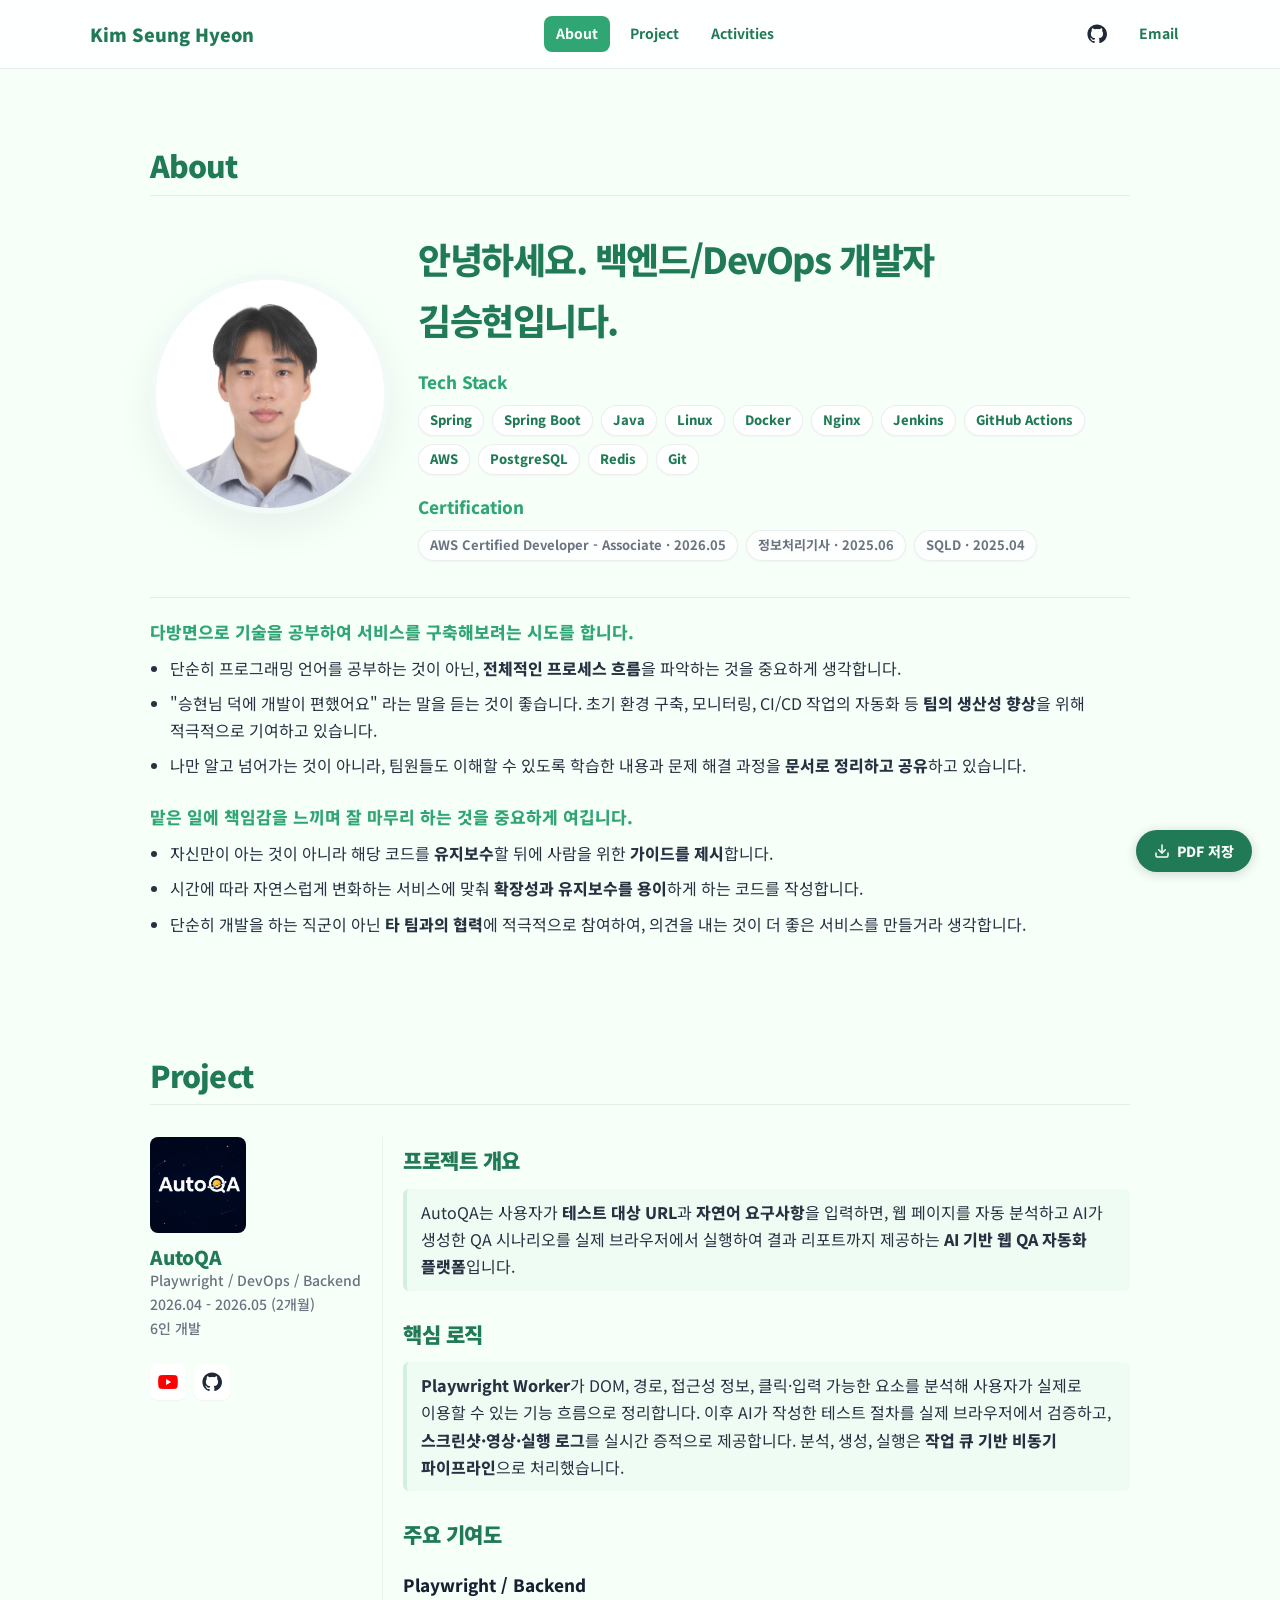
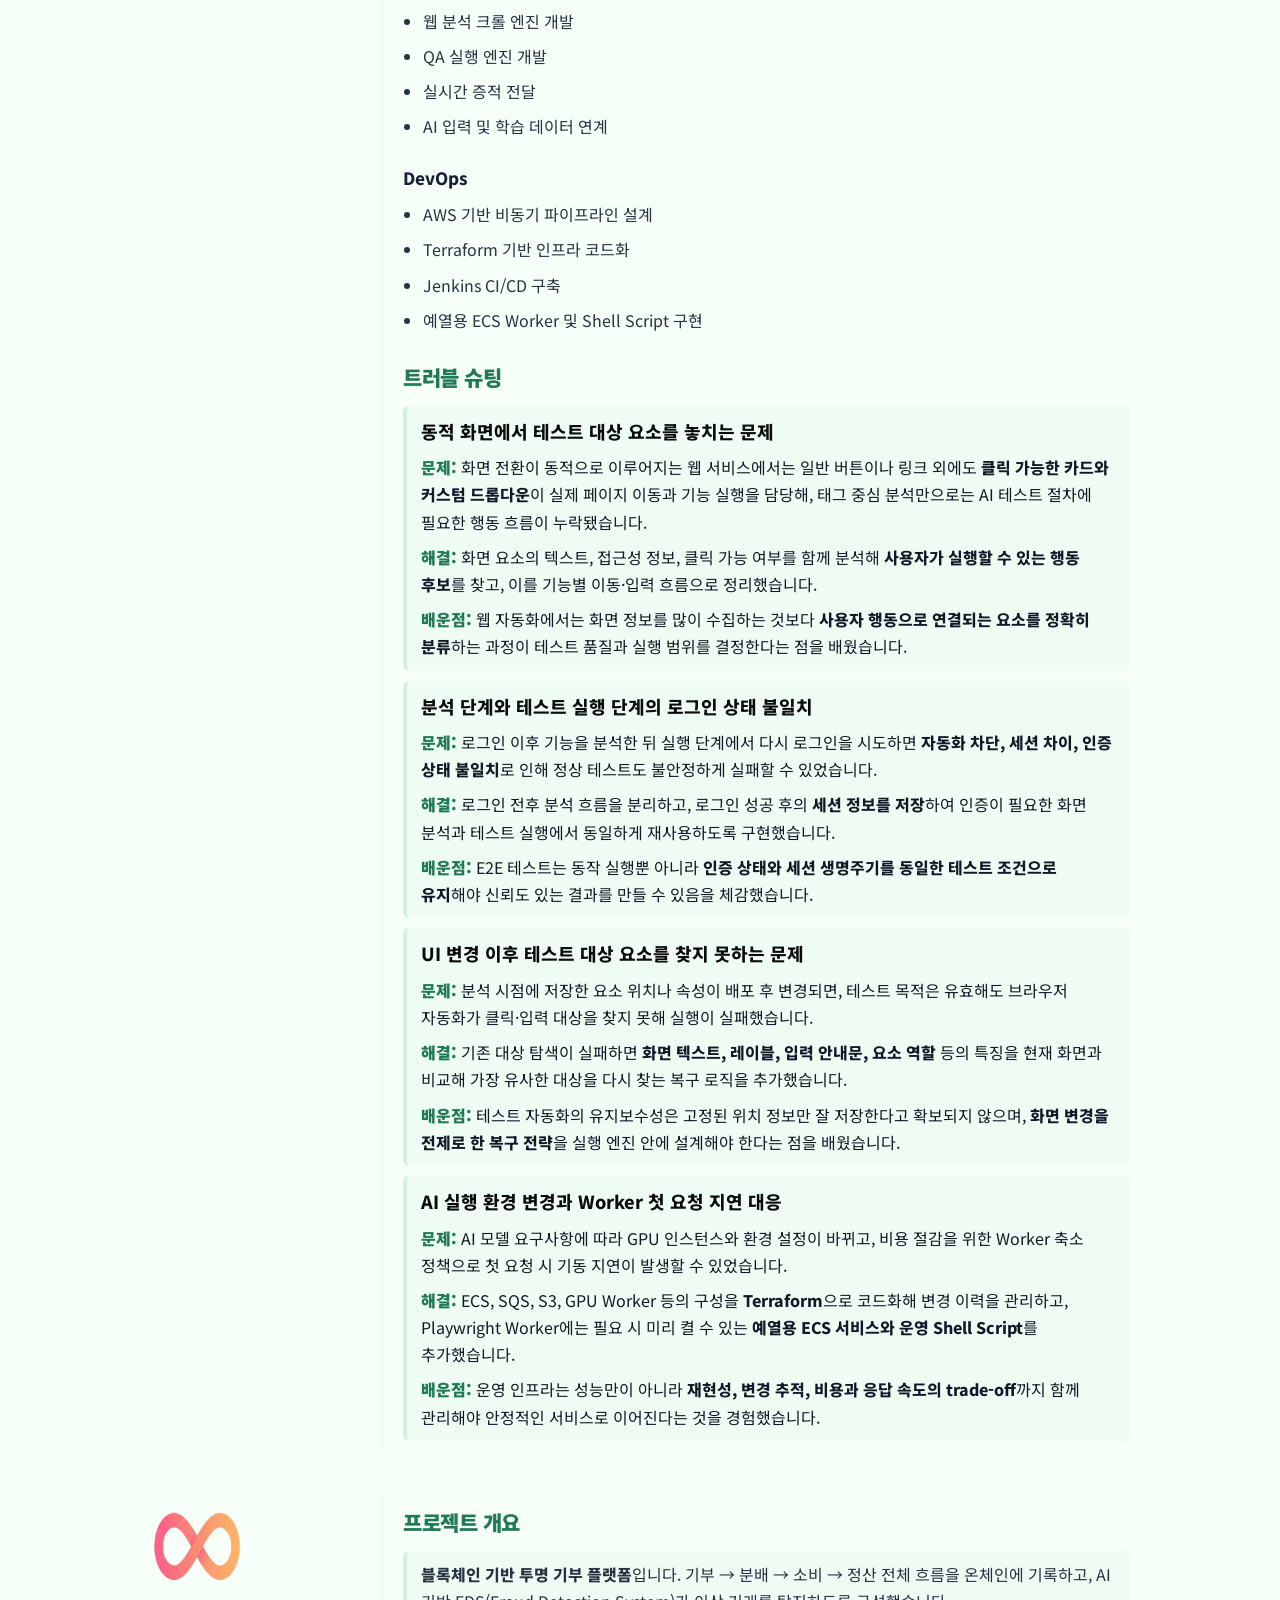
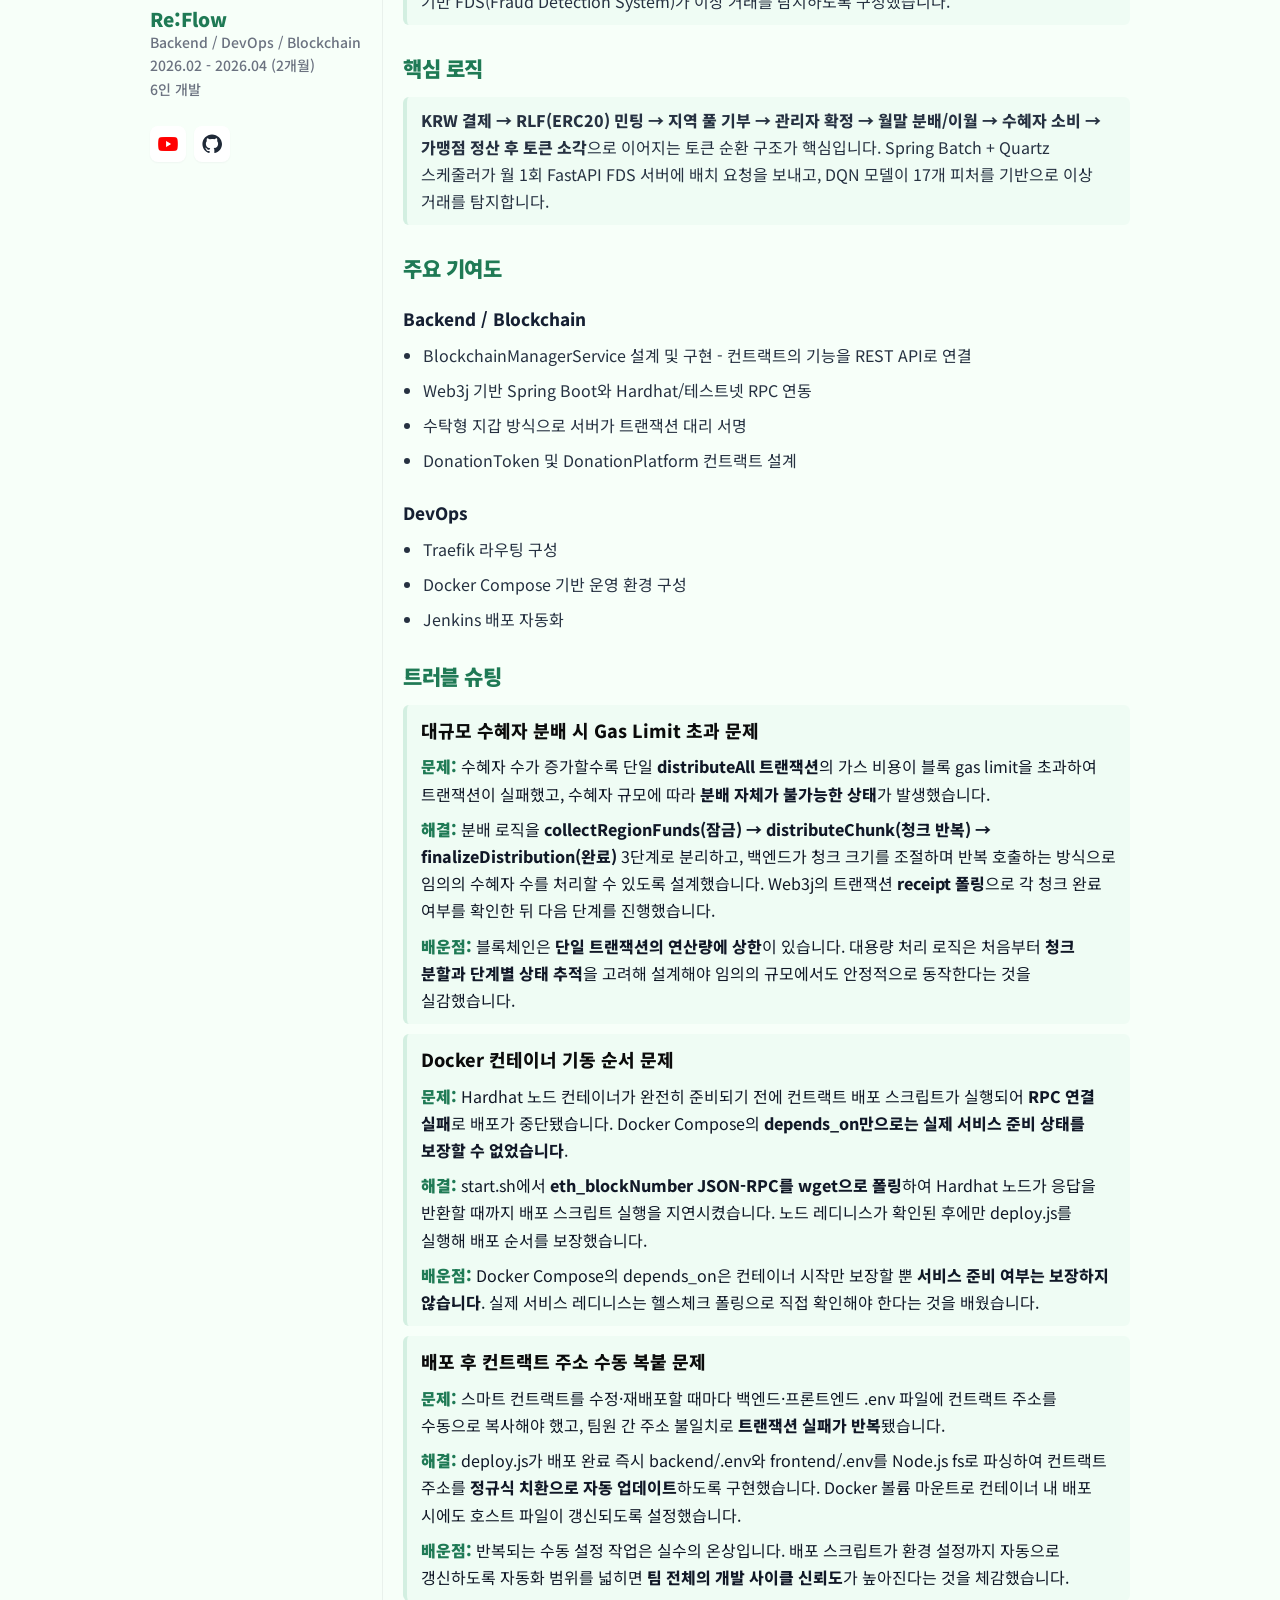
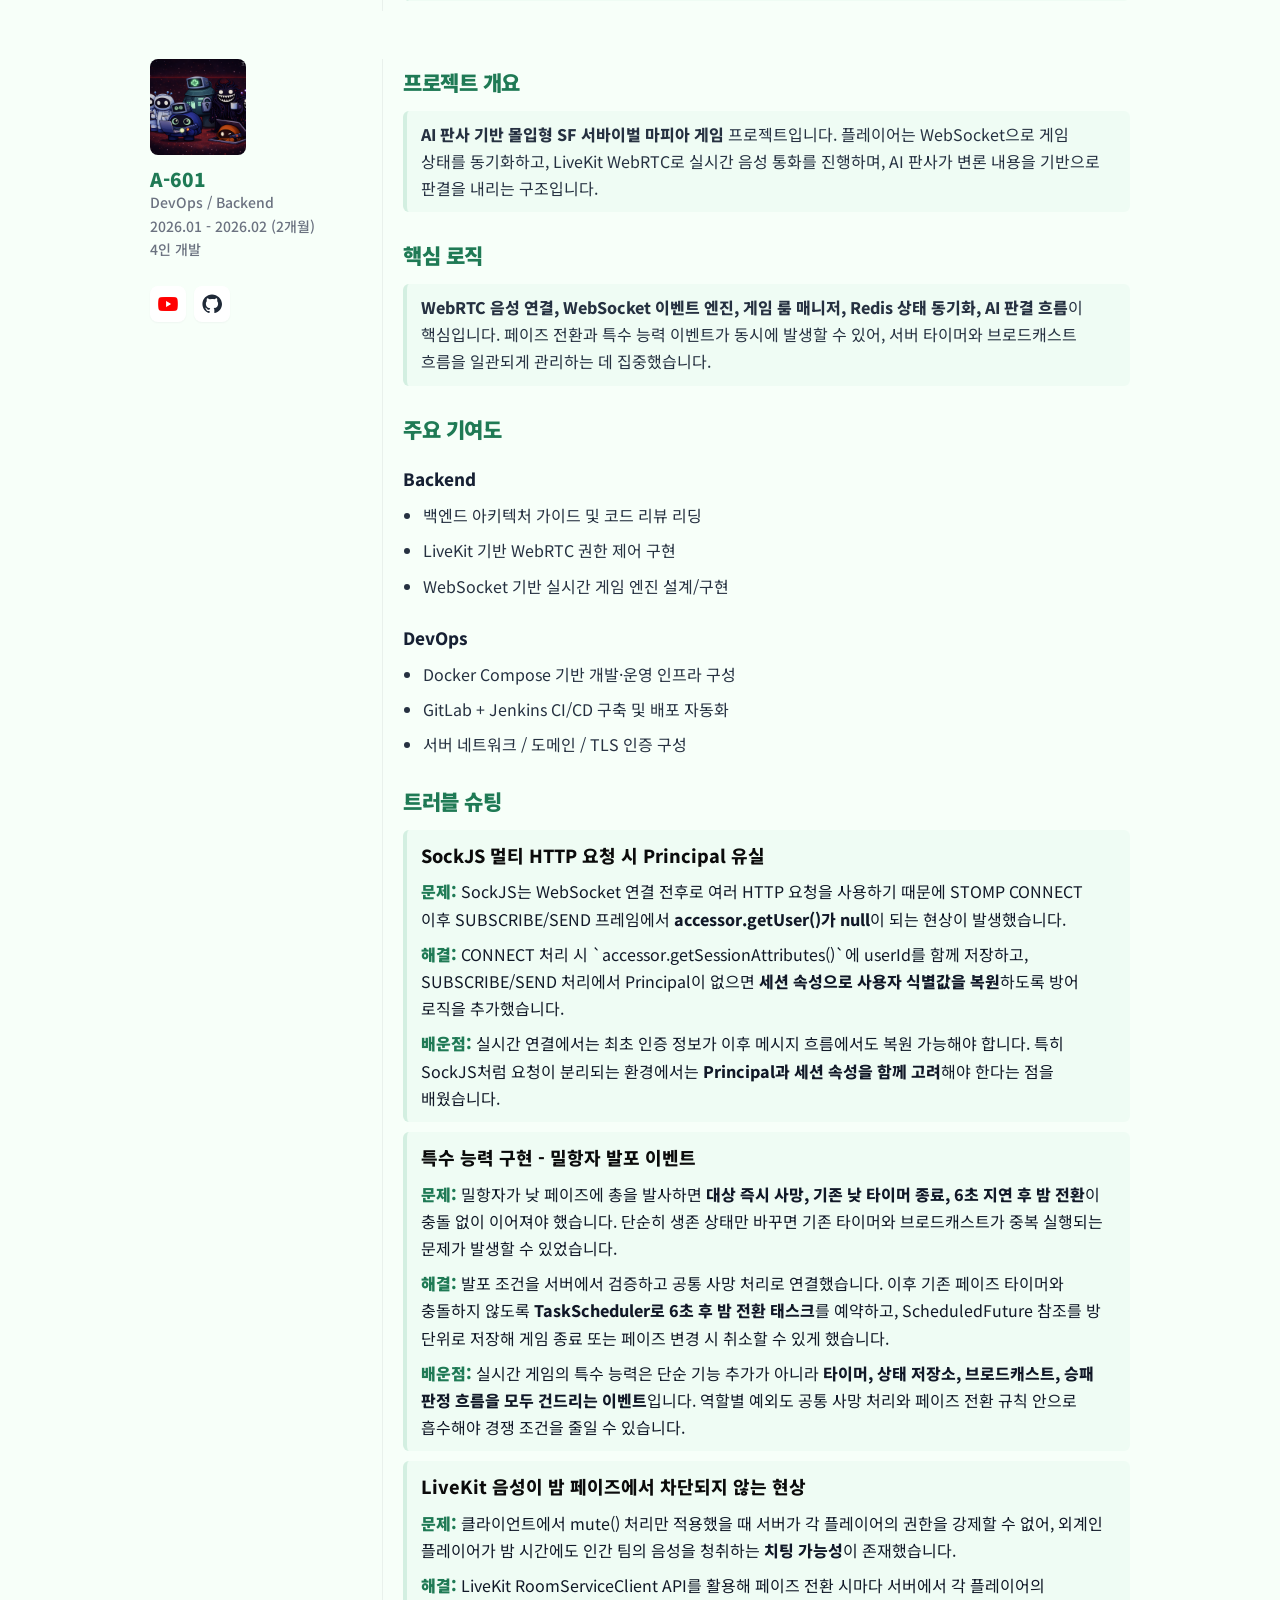
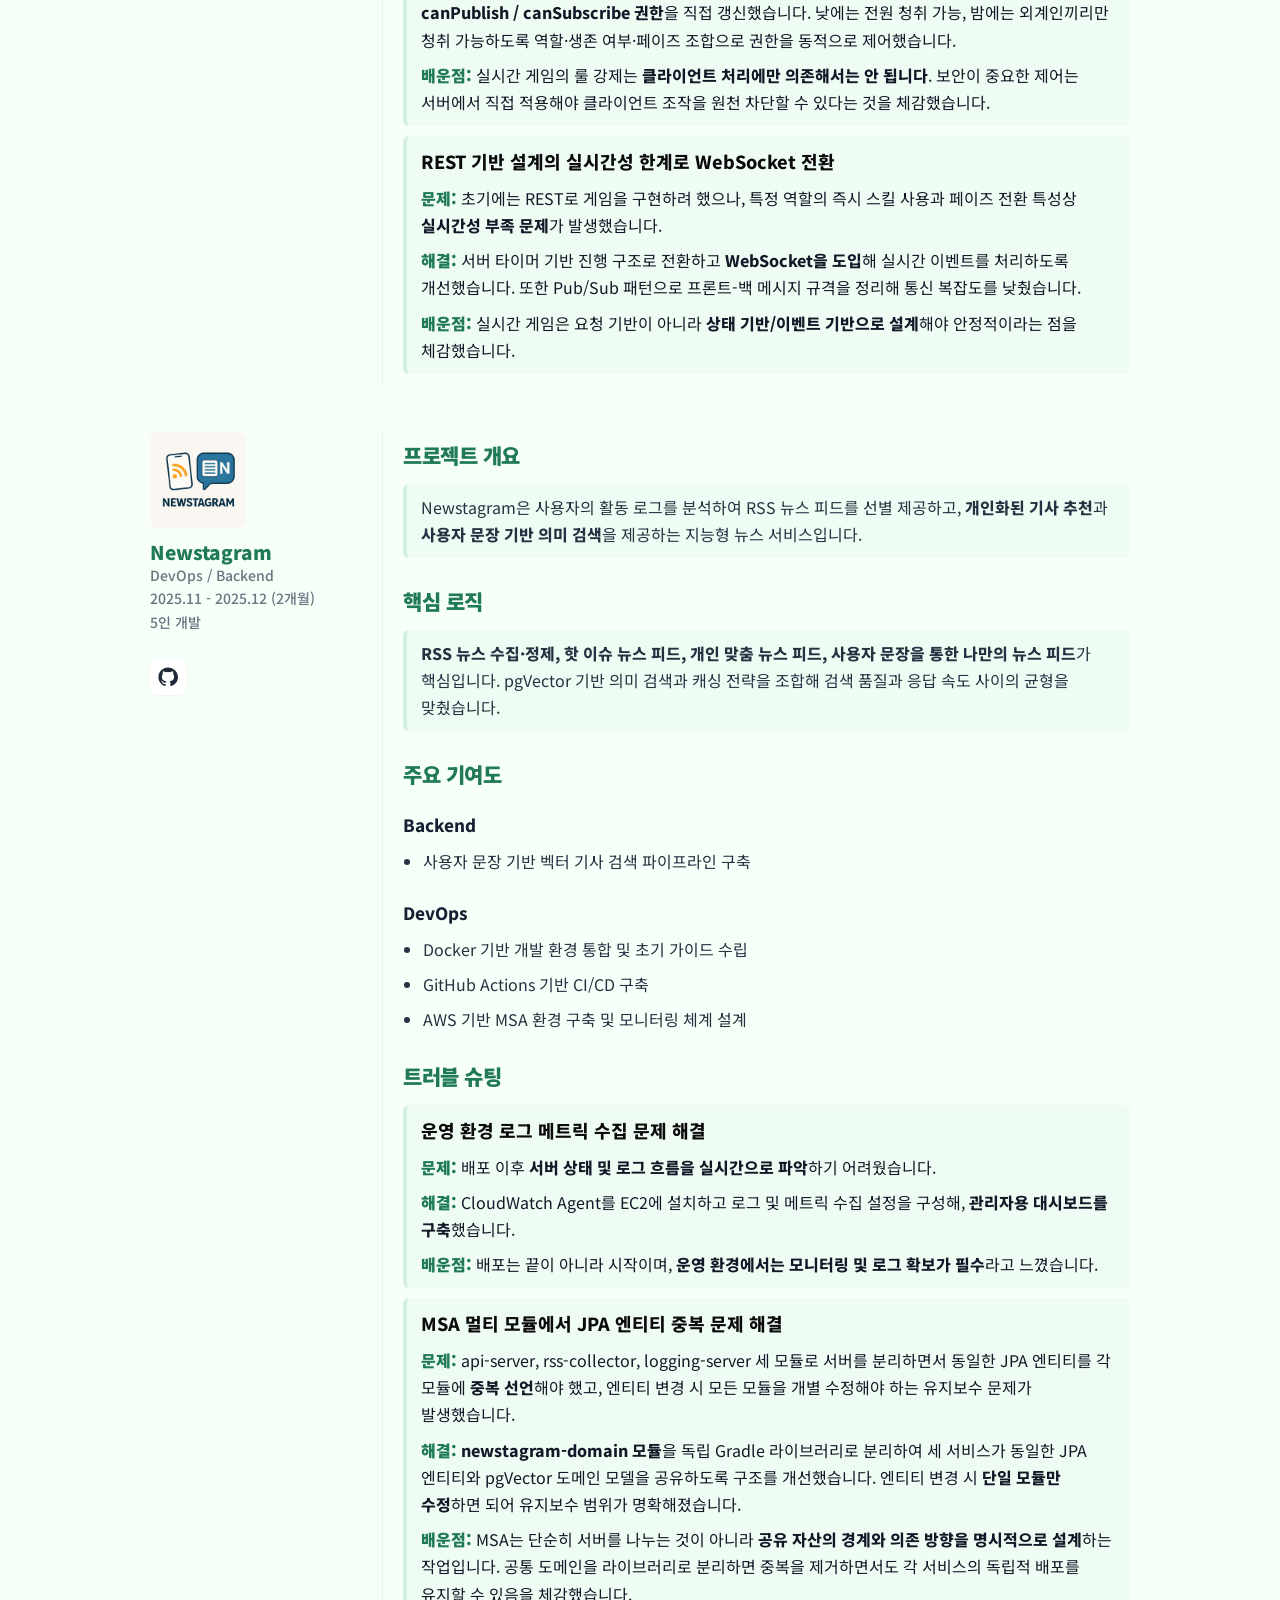
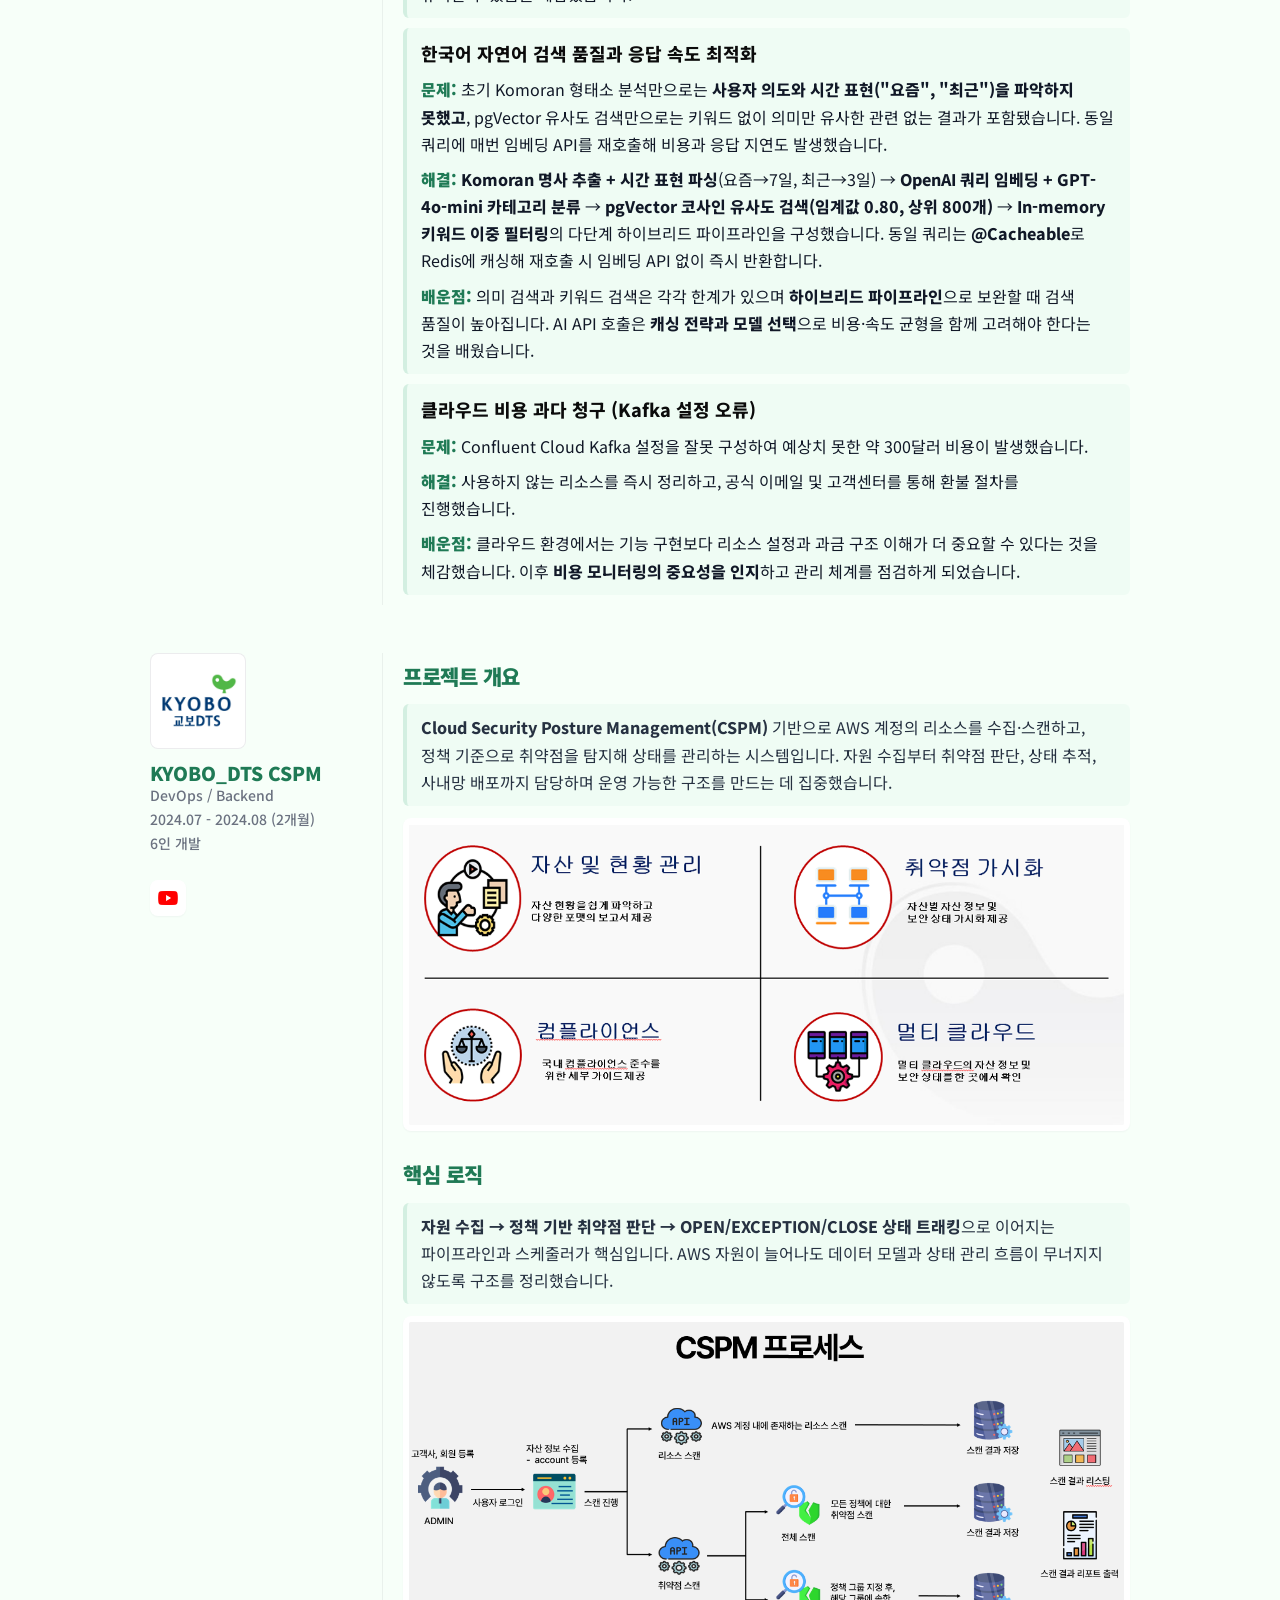
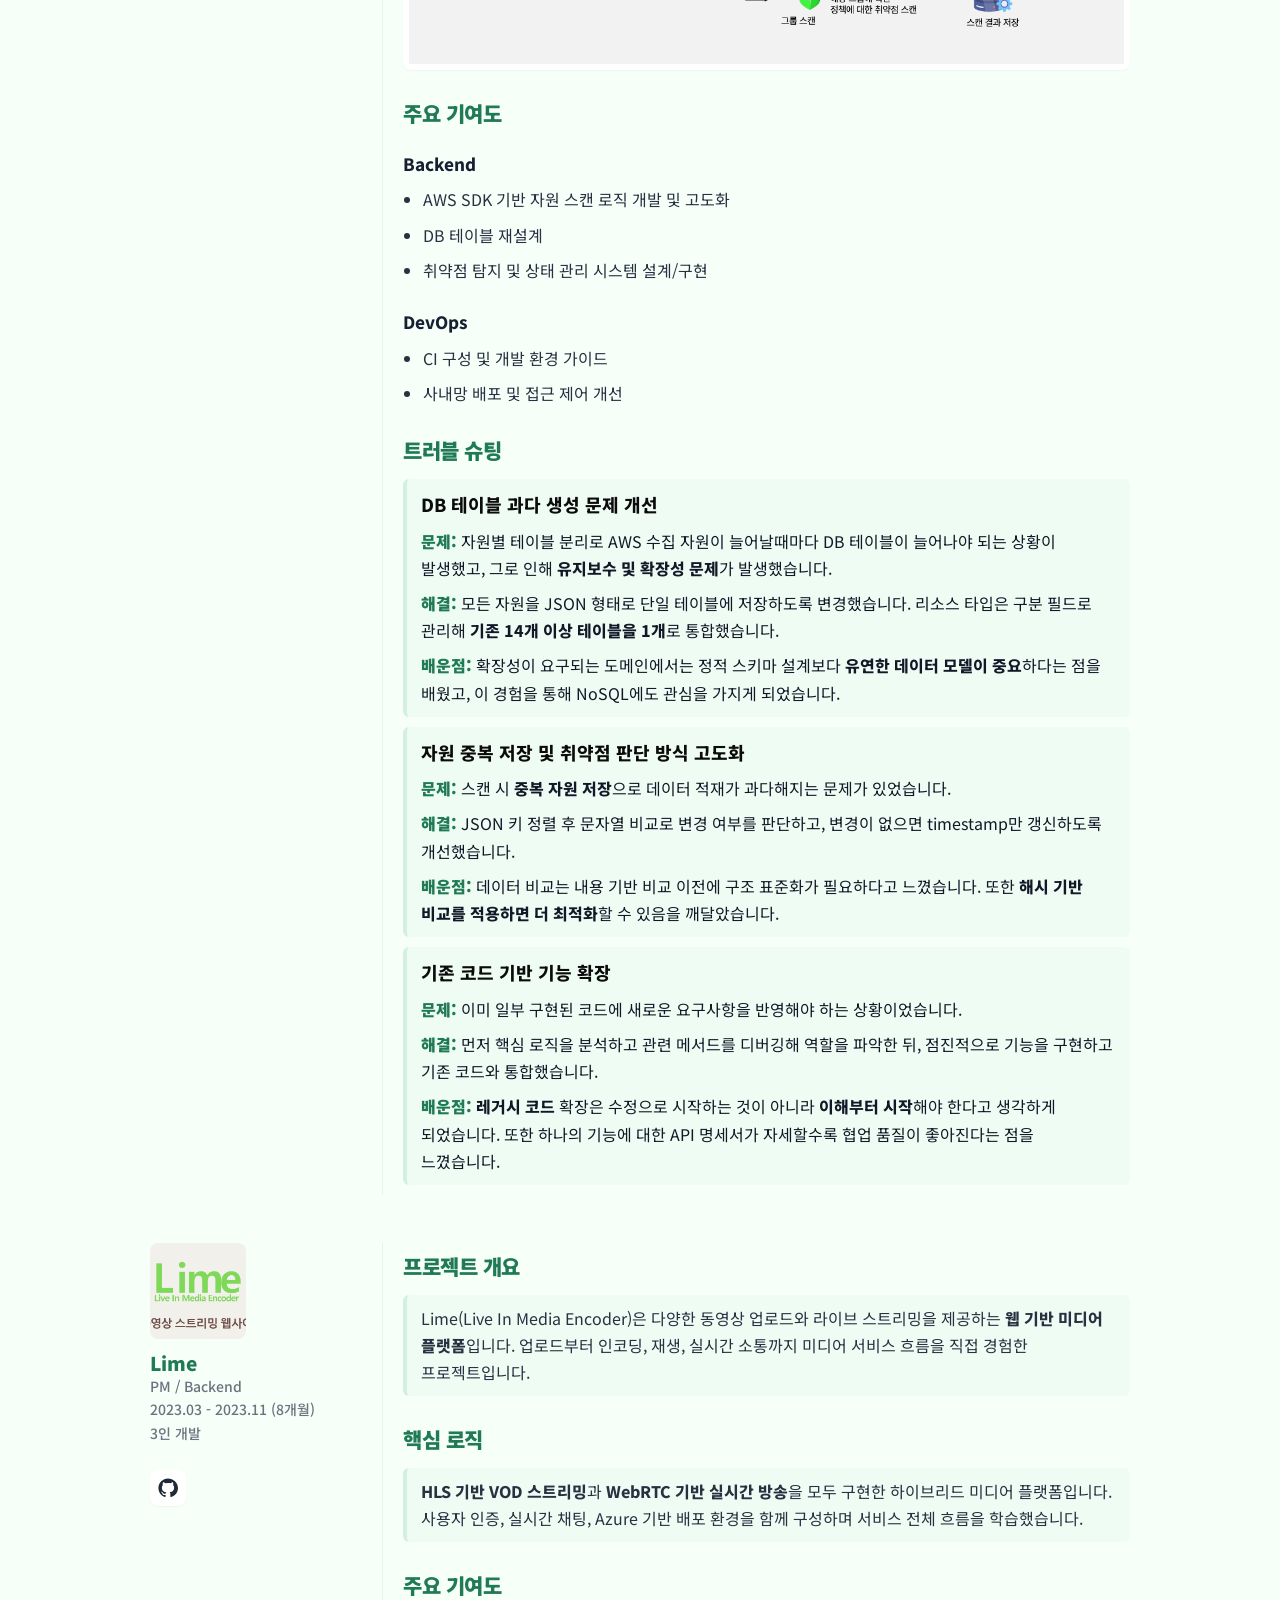
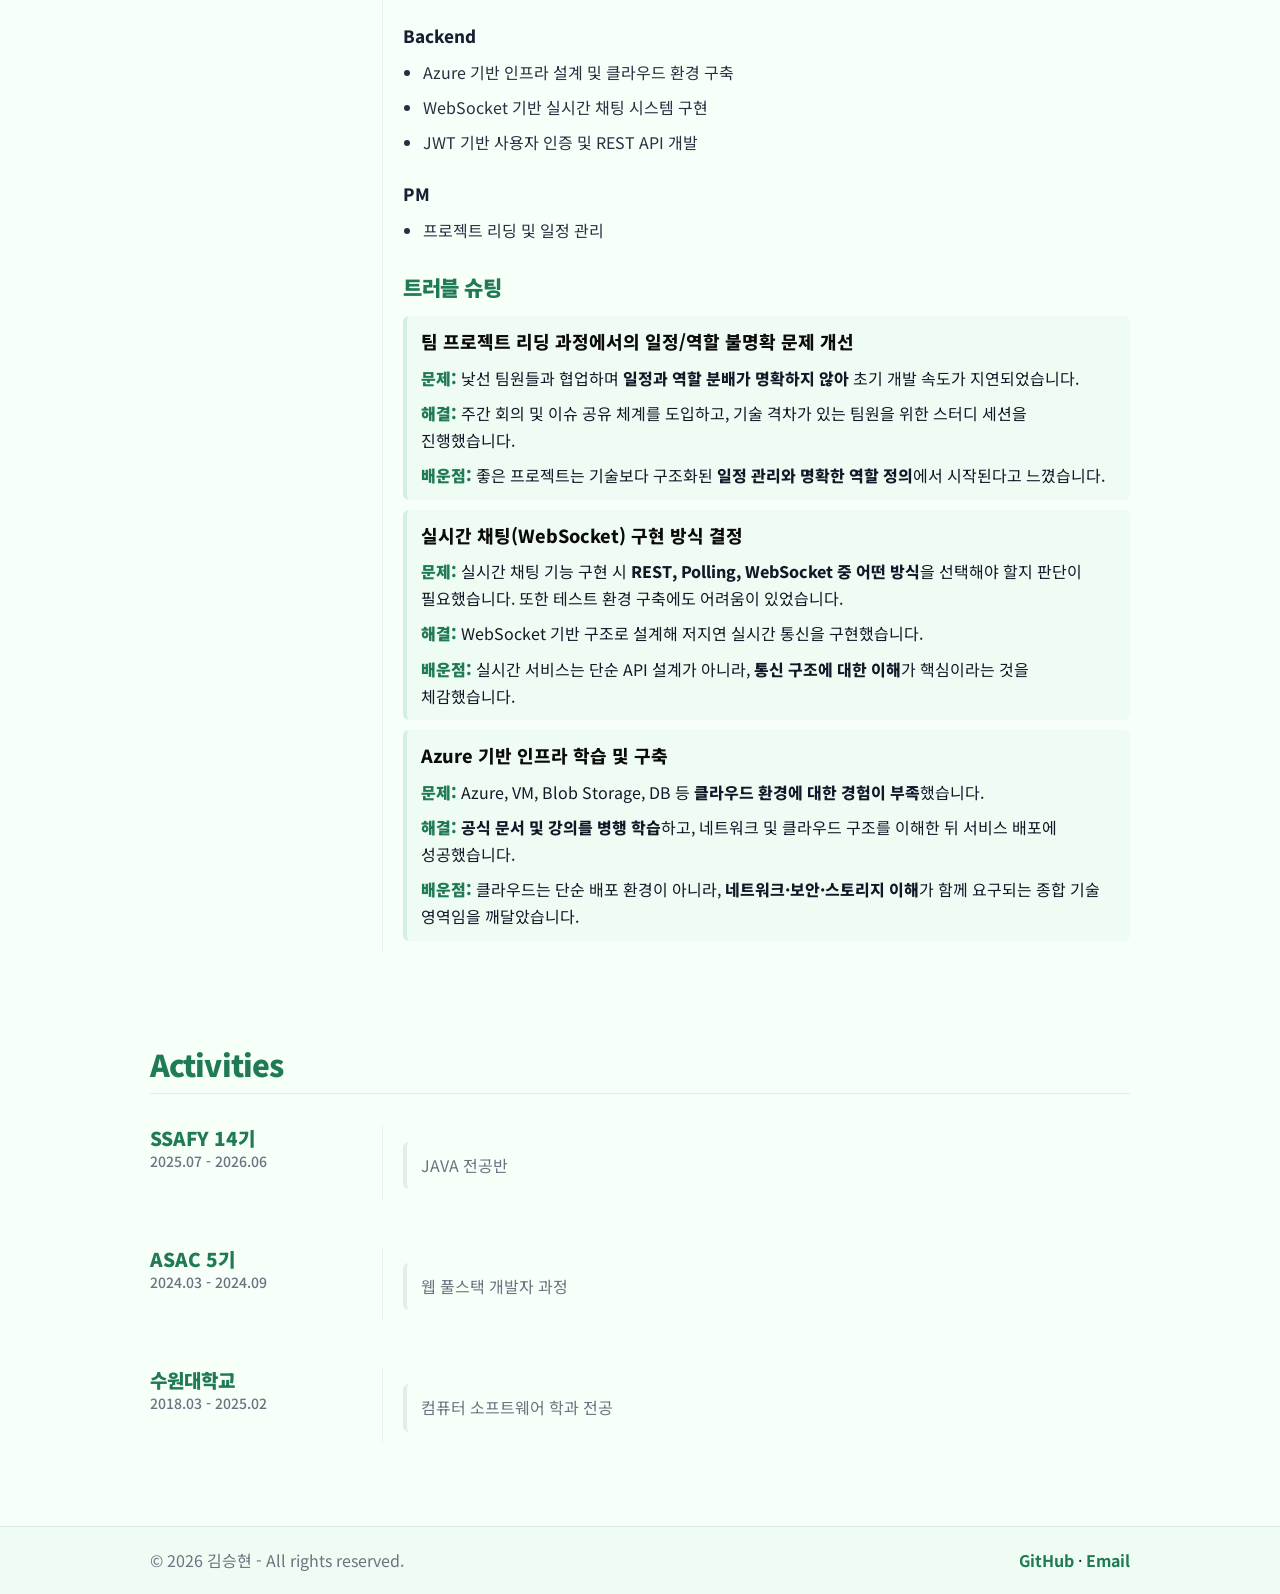
<file: docs/index.html>
<!doctype html>
<html lang="ko">
  <head>
    <meta charset="utf-8" />
    <meta name="viewport" content="width=device-width,initial-scale=1" />
    <title>김승현 - Portfolio</title>
    <meta name="description" content="백엔드/DevOps 포트폴리오" />
    <link rel="preconnect" href="https://fonts.googleapis.com" />
    <link rel="preconnect" href="https://fonts.gstatic.com" crossorigin />
    <link href="https://fonts.googleapis.com/css2?family=Noto+Sans+KR:wght@300;400;500;600;700;800;900&display=swap" rel="stylesheet" />
    <link rel="stylesheet" href="styles.css?v=20260531" />
    <link rel="stylesheet" href="pdf.css?v=20260531" />
  </head>
  <body>
    <header class="topbar">
      <div class="topbar-inner">
        <h1 class="logo">Kim Seung Hyeon</h1>
        <nav aria-label="Primary navigation">
          <ul>
            <li><a href="#about">About</a></li>
            <li><a href="#project">Project</a></li>
            <li><a href="#activities">Activities</a></li>
          </ul>
        </nav>
        <div class="social" id="social-root"></div>
      </div>
    </header>

    <main class="content" id="web-root" aria-live="polite">
      <section class="section loading-state">
        <h2>Loading</h2>
        <p class="muted">포트폴리오 데이터를 불러오는 중입니다.</p>
      </section>
    </main>

    <section class="print-portfolio" id="print-root" aria-label="PDF portfolio deck"></section>

    <footer class="site-footer">
      <div class="content footer-content">
        <p class="muted">© 2026 김승현 - All rights reserved.</p>
        <div class="footer-links" id="footer-links"></div>
      </div>
    </footer>

    <button class="pdf-btn" onclick="window.print()" aria-label="PDF로 저장">
      <svg xmlns="http://www.w3.org/2000/svg" width="16" height="16" viewBox="0 0 24 24" fill="none" stroke="currentColor" stroke-width="2.2" stroke-linecap="round" stroke-linejoin="round" aria-hidden="true">
        <path d="M21 15v4a2 2 0 0 1-2 2H5a2 2 0 0 1-2-2v-4" />
        <polyline points="7 10 12 15 17 10" />
        <line x1="12" y1="15" x2="12" y2="3" />
      </svg>
      <span>PDF 저장</span>
    </button>

    <noscript>포트폴리오 데이터를 표시하려면 JavaScript가 필요합니다.</noscript>
    <script src="data/portfolio-data.js?v=20261007"></script>
    <script src="pdf.js?v=20260531"></script>
    <script src="script.js?v=20261007"></script>
  </body>
</html>
</file>
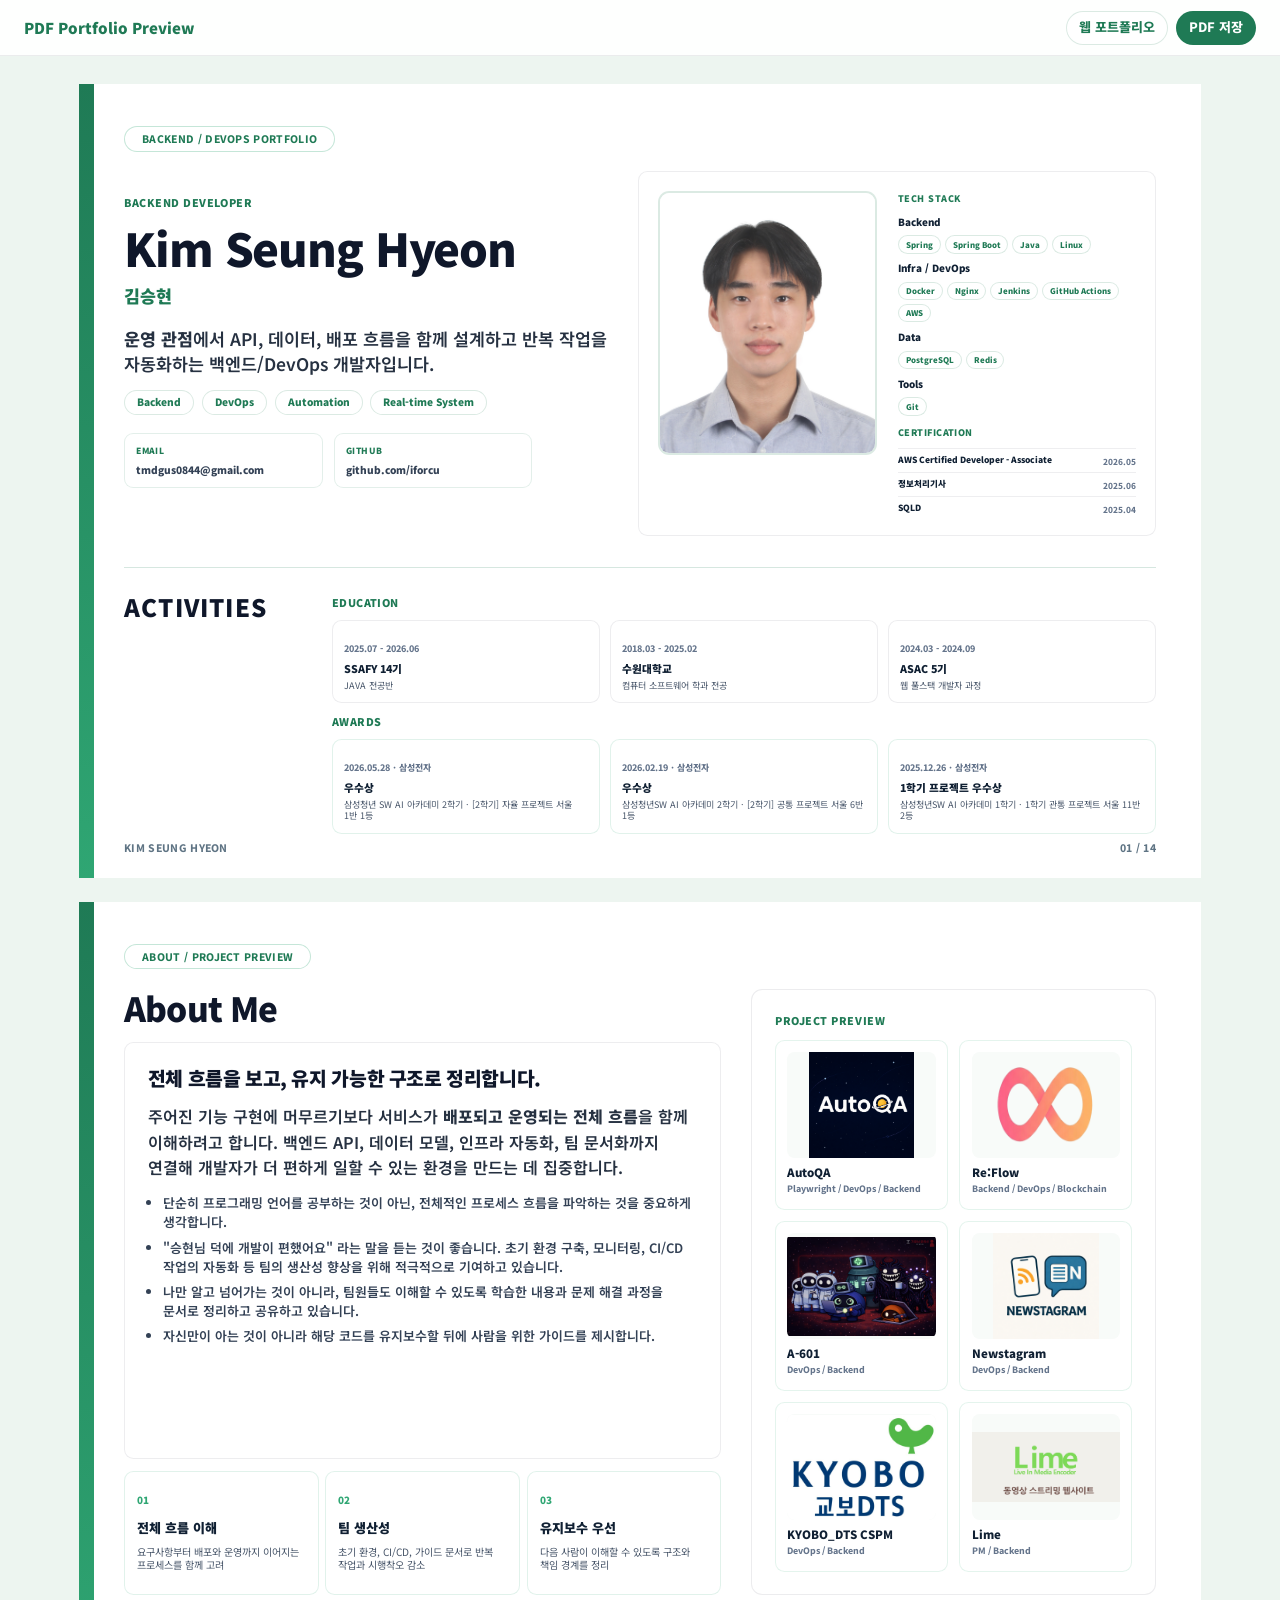
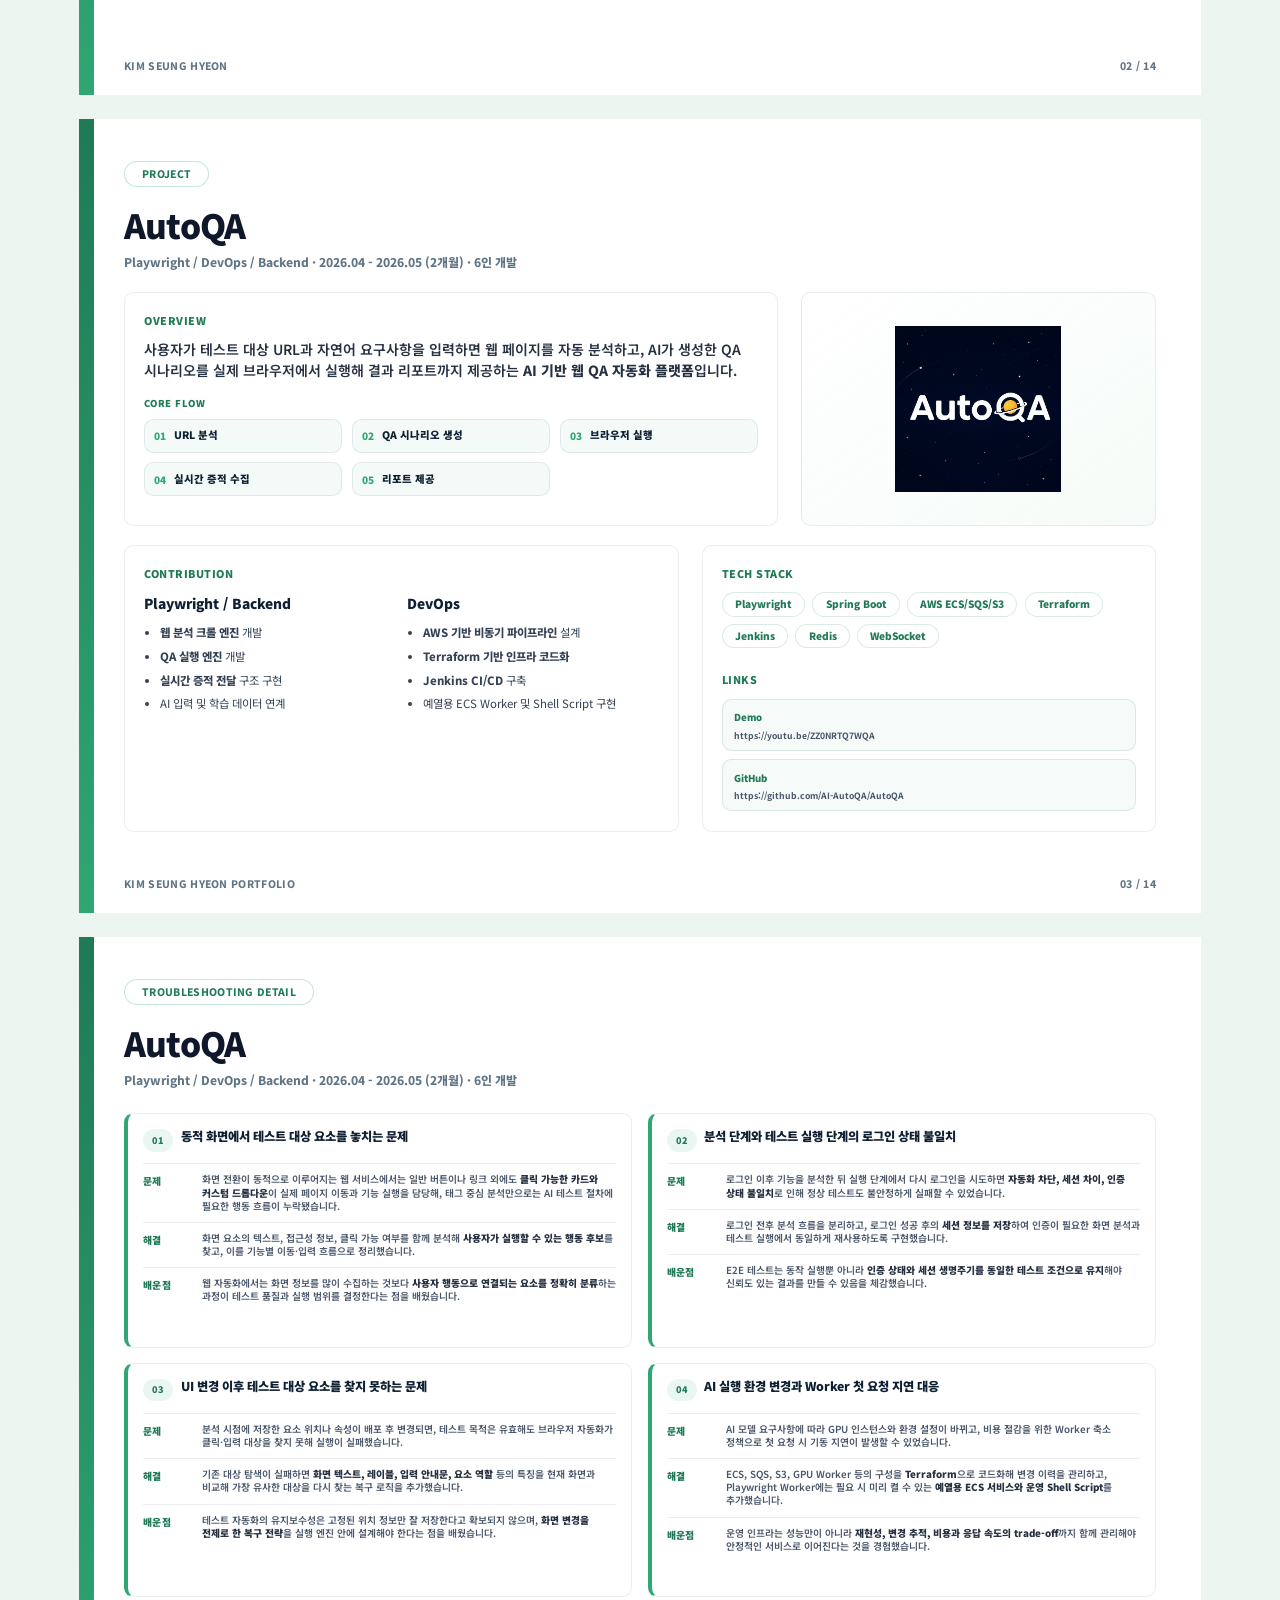
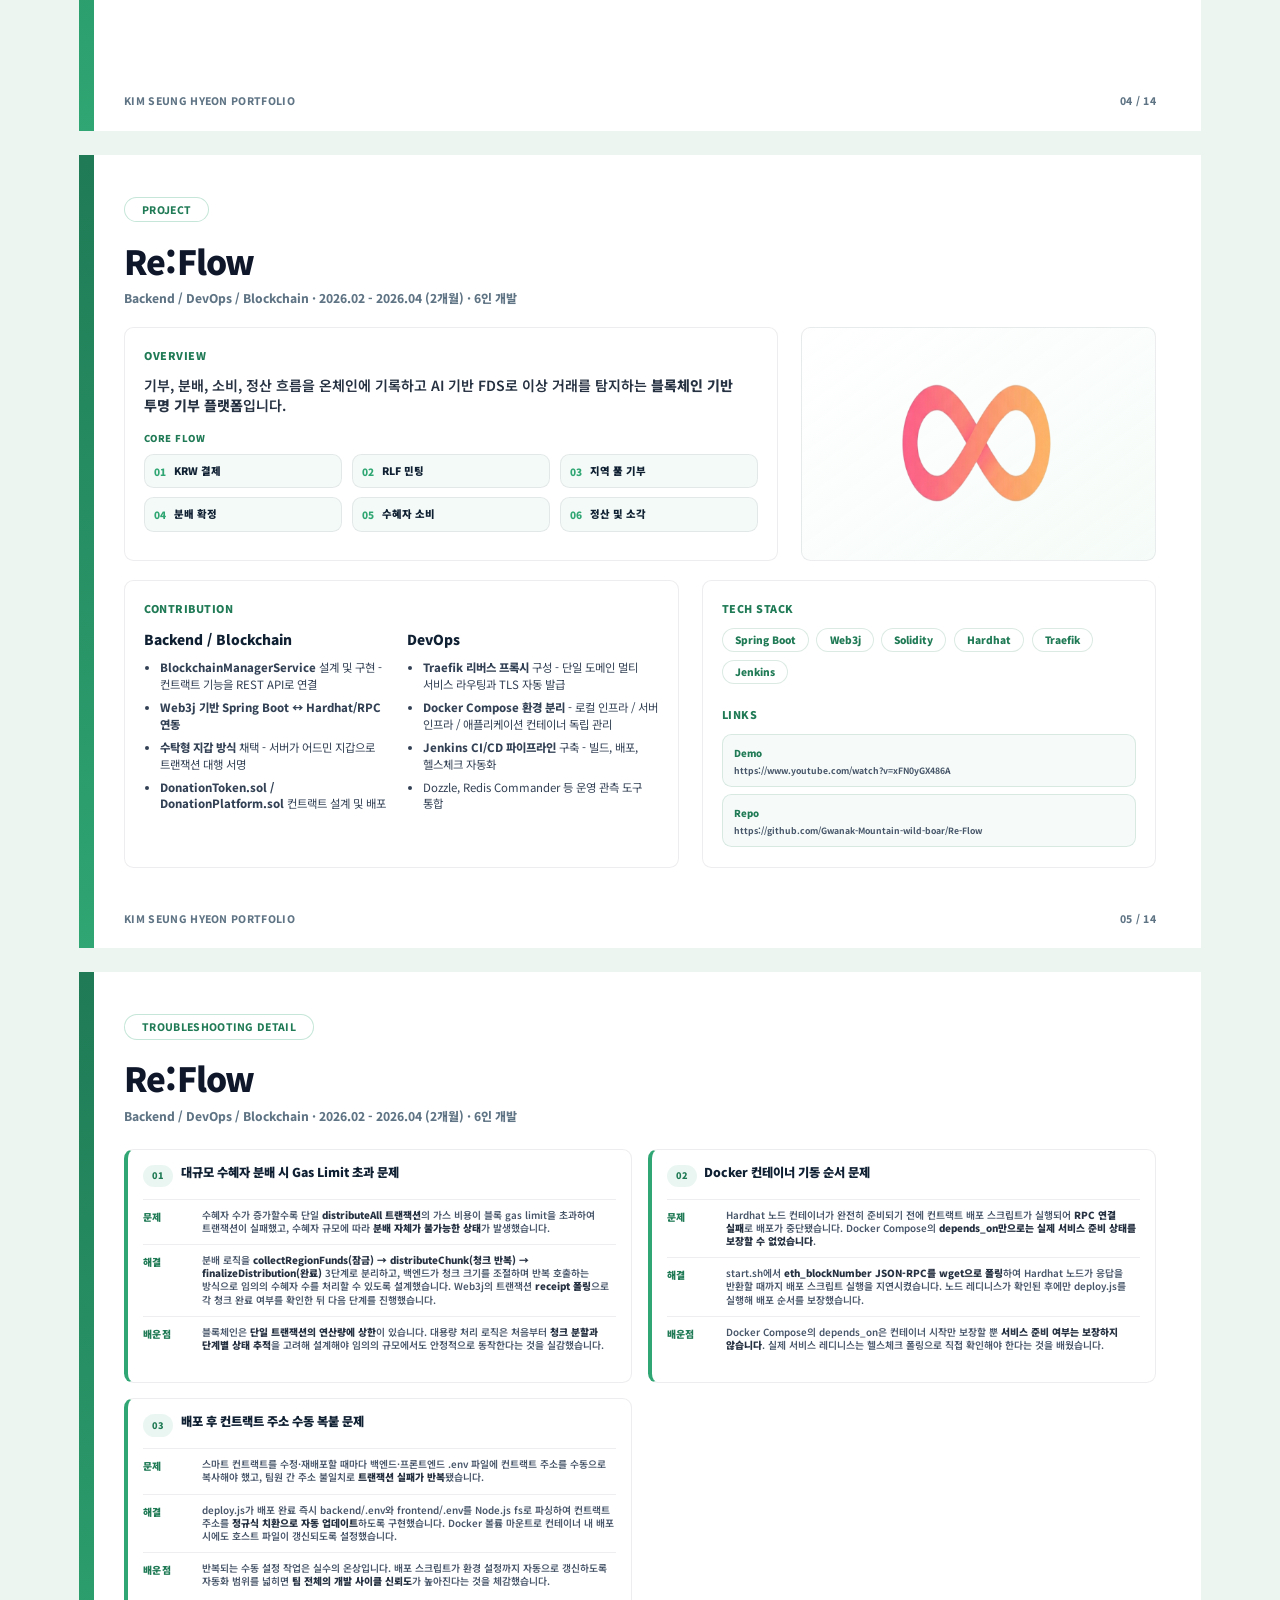
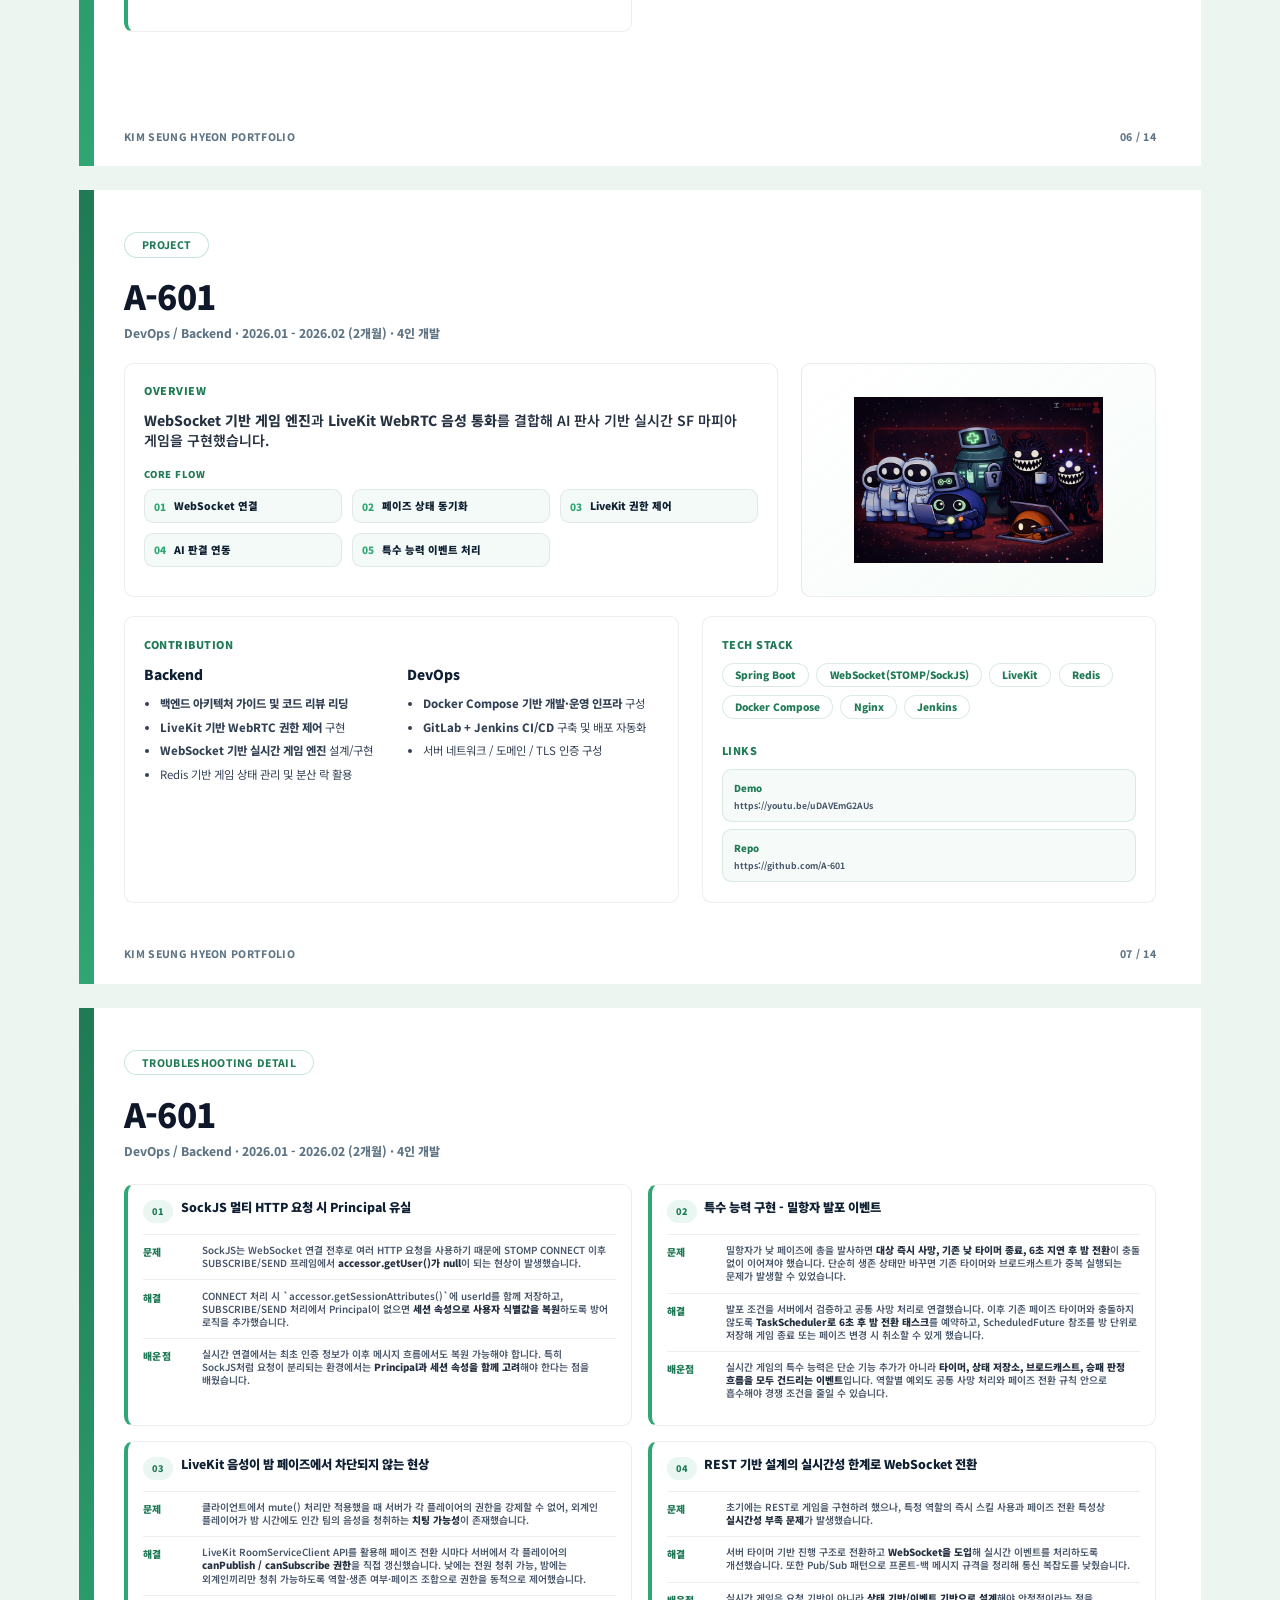
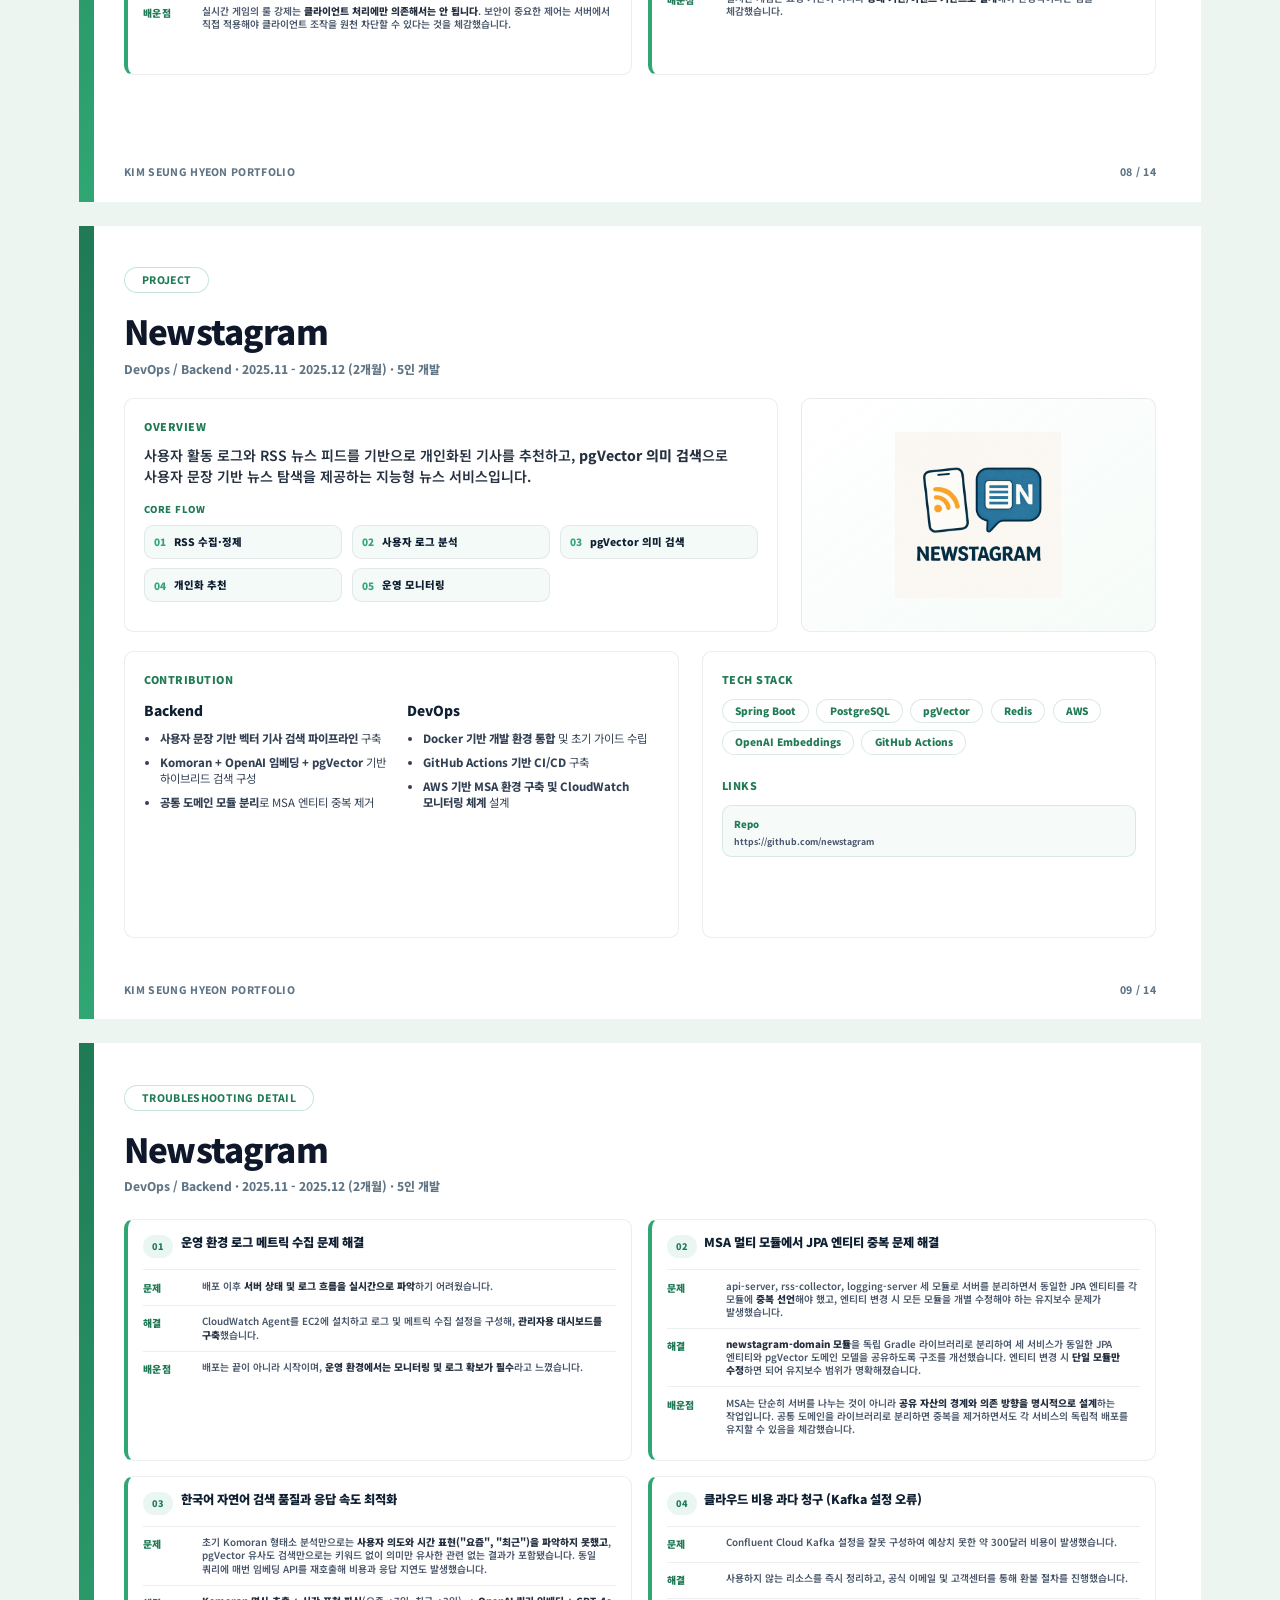
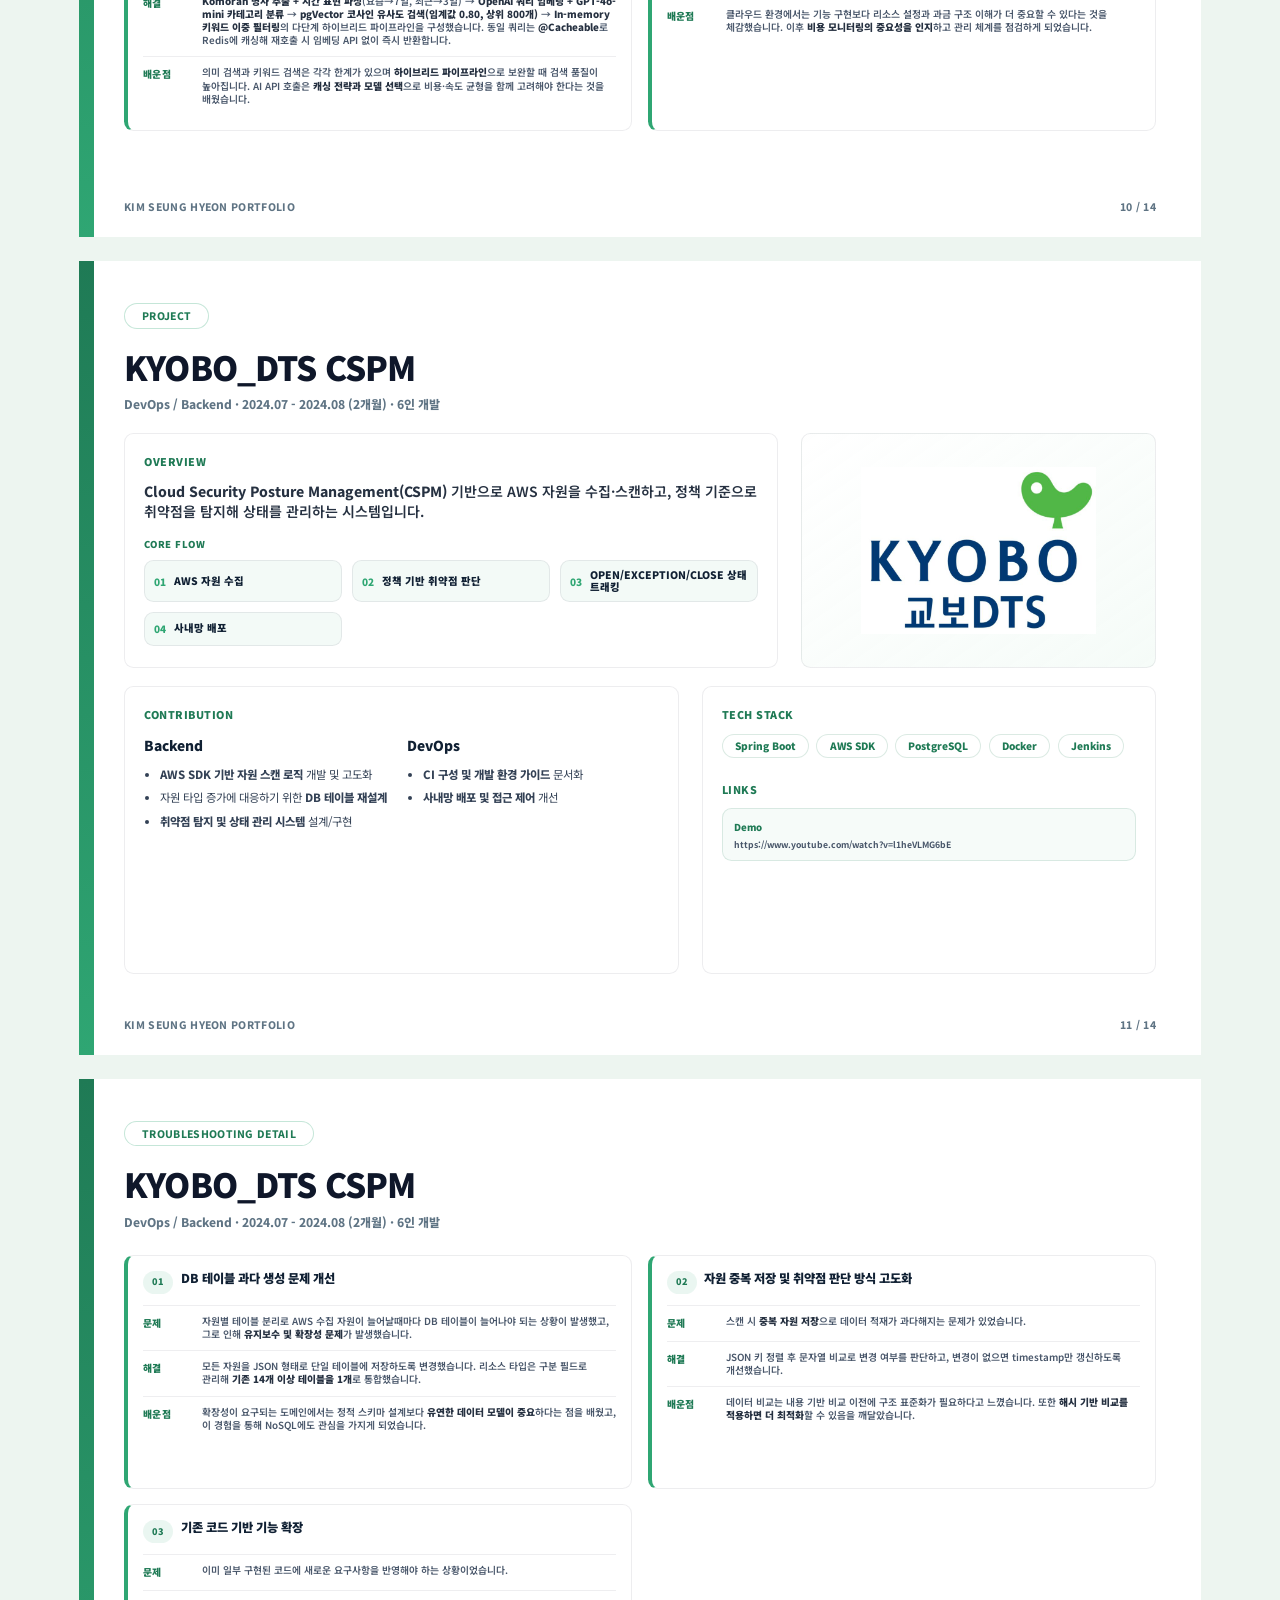
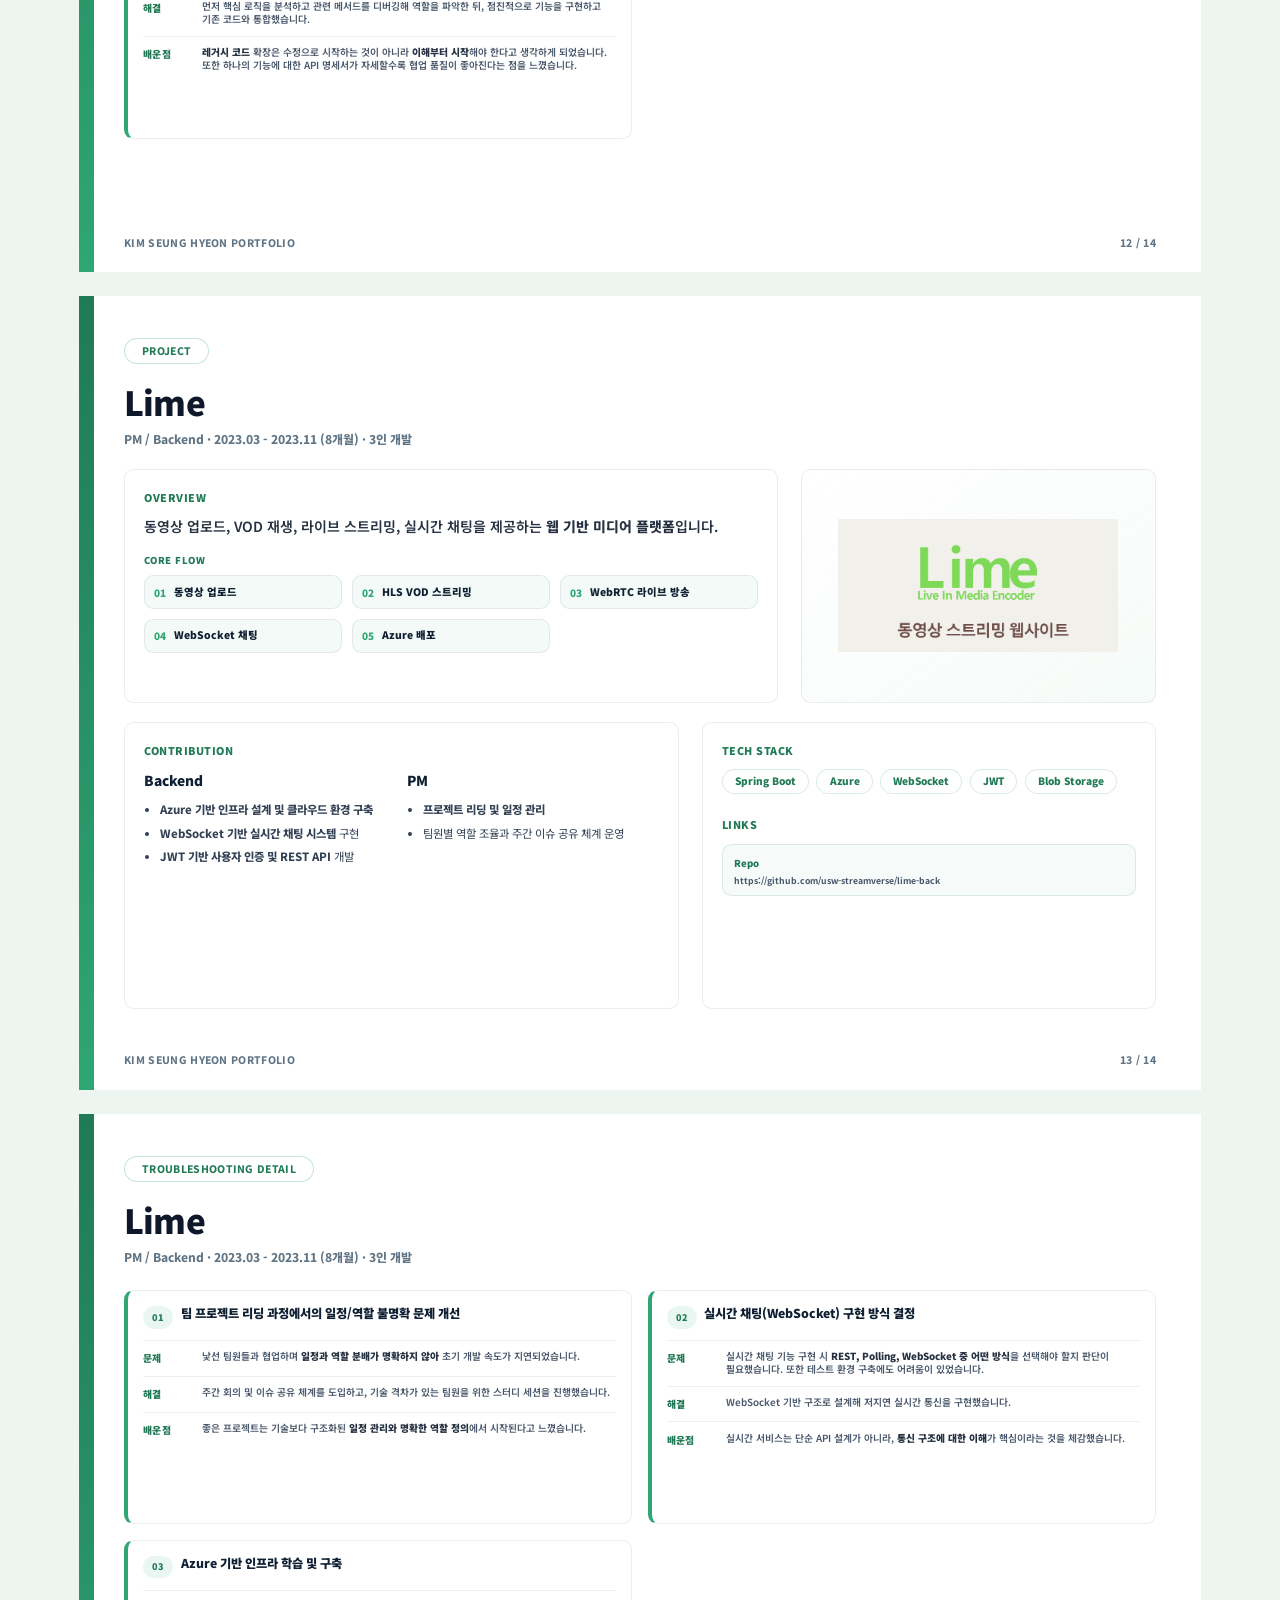
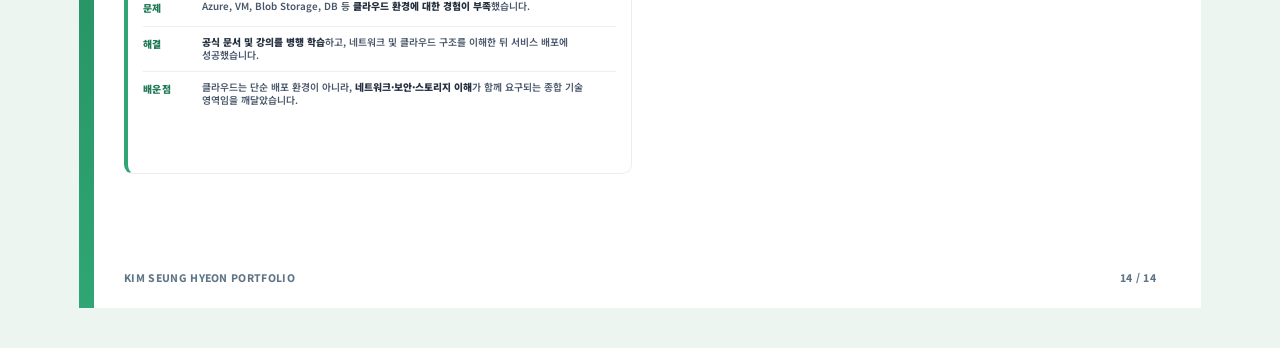
<file: docs/pdf.html>
<!doctype html>
<html lang="ko">
  <head>
    <meta charset="utf-8" />
    <meta name="viewport" content="width=device-width,initial-scale=1" />
    <title>김승현 - PDF Portfolio Preview</title>
    <meta name="description" content="김승현 PDF 포트폴리오 미리보기" />
    <link rel="preconnect" href="https://fonts.googleapis.com" />
    <link rel="preconnect" href="https://fonts.gstatic.com" crossorigin />
    <link href="https://fonts.googleapis.com/css2?family=Noto+Sans+KR:wght@300;400;500;600;700;800;900&display=swap" rel="stylesheet" />
    <link rel="stylesheet" href="styles.css?v=20260531" />
    <link rel="stylesheet" href="pdf.css?v=20260531" />
  </head>
  <body class="pdf-preview">
    <header class="pdf-preview-toolbar">
      <strong>PDF Portfolio Preview</strong>
      <div class="pdf-preview-actions">
        <a href="index.html">웹 포트폴리오</a>
        <button type="button" onclick="window.print()">PDF 저장</button>
      </div>
    </header>

    <section class="print-portfolio" id="print-root" aria-label="PDF portfolio deck"></section>

    <noscript>PDF 포트폴리오를 표시하려면 JavaScript가 필요합니다.</noscript>
    <script src="data/portfolio-data.js?v=20261007"></script>
    <script src="pdf.js?v=20260531"></script>
    <script>
      document.addEventListener("DOMContentLoaded", () => {
        if (window.PORTFOLIO_DATA && window.renderPrintPortfolio) {
          window.renderPrintPortfolio(window.PORTFOLIO_DATA);
        }
      });
    </script>
  </body>
</html>
</file>
<file: docs/styles.css>
:root {
  --bg: #f7fff9;
  --panel: #ffffff;
  --panel-soft: rgba(47, 166, 115, 0.035);
  --green-500: #2fa673;
  --green-700: #1f7a55;
  --text: #0f172a;
  --muted: #6b7280;
  --line: rgba(15, 23, 42, 0.08);
  --shadow: 0 16px 42px rgba(15, 23, 42, 0.06);
  --readable-line: 1.7;
}

* {
  box-sizing: border-box;
}

html {
  scroll-behavior: smooth;
}

body {
  min-height: 100%;
  margin: 0;
  background: var(--bg);
  color: var(--text);
  font-family: "Noto Sans KR", Inter, ui-sans-serif, system-ui, -apple-system, "Segoe UI", sans-serif;
  font-size: 16px;
  line-height: var(--readable-line);
  word-break: keep-all;
  overflow-wrap: break-word;
}

a {
  color: inherit;
}

img {
  display: block;
  max-width: 100%;
}

strong {
  font-weight: 800;
}

.topbar {
  position: fixed;
  inset: 0 0 auto;
  z-index: 1200;
  background: rgba(255, 255, 255, 0.88);
  border-bottom: 1px solid var(--line);
  backdrop-filter: blur(16px);
}

.topbar-inner {
  width: min(1100px, calc(100% - 40px));
  min-height: 68px;
  margin: 0 auto;
  display: flex;
  align-items: center;
  justify-content: space-between;
  gap: 20px;
}

.logo {
  margin: 0;
  color: var(--green-700);
  font-size: 18px;
  font-weight: 900;
  white-space: nowrap;
}

.topbar nav {
  flex: 1;
}

.topbar ul {
  display: flex;
  justify-content: center;
  gap: 8px;
  margin: 0;
  padding: 0;
  list-style: none;
}

.topbar nav a,
.social a {
  display: inline-flex;
  align-items: center;
  justify-content: center;
  min-height: 36px;
  padding: 0 12px;
  border-radius: 8px;
  color: var(--green-700);
  font-size: 14px;
  font-weight: 700;
  text-decoration: none;
  transition: background 0.18s ease, color 0.18s ease;
}

.topbar nav a.active,
.topbar nav a:hover,
.social a:hover {
  background: var(--green-500);
  color: #ffffff;
}

.social {
  display: flex;
  align-items: center;
  gap: 8px;
}

.social img.icon {
  width: 20px;
  height: 20px;
}

.content {
  width: min(980px, calc(100% - 40px));
  margin: 0 auto;
}

main.content {
  padding-top: 100px;
}

.section {
  padding: 48px 0;
}

.section h2,
h2 {
  margin: 0 0 12px;
  color: var(--green-700);
  font-size: 30px;
  font-weight: 900;
  line-height: 1.15;
  letter-spacing: -0.03em;
}

.work-divider {
  height: 1px;
  margin: 12px 0 32px;
  background: rgba(15, 23, 42, 0.08);
}

.intro-inner {
  display: flex;
  flex-wrap: wrap;
  align-items: center;
  gap: 28px;
}

.photo {
  flex: 0 0 auto;
}

.photo img {
  width: 240px;
  height: 240px;
  object-fit: cover;
  object-position: center top;
  border: 6px solid rgba(47, 166, 115, 0.06);
  border-radius: 50%;
  background: #ffffff;
  box-shadow: var(--shadow);
}

.intro-text {
  flex: 1 1 360px;
  min-width: 0;
}

.big {
  margin: 0;
  color: var(--green-700);
  font-size: clamp(28px, 4.4vw, 36px);
  font-weight: 800;
  line-height: var(--readable-line);
  letter-spacing: -0.04em;
}

.tech-stack,
.certs-inline {
  margin-top: 18px;
}

.tech-stack h3,
.certs-inline h3,
.values h3 {
  margin: 8px 0;
  color: var(--green-500);
  font-size: 17px;
  font-weight: 800;
}

.tech-badges,
.cert-badges {
  display: flex;
  flex-wrap: wrap;
  gap: 8px;
  margin-top: 6px;
}

.tech-badge,
.cert-badge {
  display: inline-flex;
  align-items: center;
  justify-content: center;
  min-height: 31px;
  padding: 5px 11px;
  border: 1px solid rgba(15, 23, 42, 0.07);
  border-radius: 999px;
  background: var(--panel);
  color: var(--green-700);
  font-size: 13px;
  font-weight: 800;
  line-height: 1.2;
  text-decoration: none;
  box-shadow: 0 1px 2px rgba(15, 23, 42, 0.04);
}

.cert-badge {
  background: rgba(255, 255, 255, 0.72);
  color: var(--muted);
  font-weight: 700;
}

.values {
  flex: 1 1 100%;
  width: 100%;
  margin-top: 8px;
  padding-top: 12px;
  border-top: 1px solid rgba(15, 23, 42, 0.08);
}

.values ul,
.detail-list {
  margin: 0 0 24px;
  padding-left: 20px;
}

.values li,
.detail-list li {
  margin: 8px 0;
  color: #263141;
  line-height: var(--readable-line);
}

.work-list {
  display: flex;
  flex-direction: column;
  gap: 48px;
}

.work-entry {
  display: flex;
  flex-direction: column;
  gap: 12px;
}

.work-meta {
  display: flex;
  gap: 12px;
  align-items: center;
}

.work-meta img {
  width: 96px;
  height: 96px;
  padding: 8px;
  object-fit: contain;
  border: 1px solid var(--line);
  border-radius: 8px;
  background: #ffffff;
}

.work-meta img.no-pad {
  padding: 0;
  border: 0;
  background: transparent;
  object-fit: cover;
}

.work-meta .info h3 {
  margin: 0;
  color: var(--green-700);
  font-size: 19px;
  font-weight: 900;
  line-height: 1.25;
}

.work-meta .info span {
  display: block;
  color: var(--muted);
  font-size: 14px;
  font-weight: 500;
  line-height: var(--readable-line);
}

.meta-links {
  display: flex;
  flex-wrap: wrap;
  gap: 8px;
  margin-top: 12px;
}

.meta-link {
  display: inline-flex;
  align-items: center;
  justify-content: center;
  width: 36px;
  height: 36px;
  overflow: hidden;
  border-radius: 8px;
  background: var(--panel);
  color: var(--green-700);
  text-decoration: none;
  box-shadow: 0 1px 2px rgba(15, 23, 42, 0.04);
}

.meta-link img {
  width: 20px;
  height: 20px;
  padding: 0;
  border: 0;
  border-radius: 0;
  background: transparent;
  object-fit: contain;
}

.print-url {
  display: none;
}

.work-content {
  padding-top: 6px;
}

.work-content h3 {
  margin: 26px 0 10px;
  color: var(--green-700);
  font-size: 21px;
  font-weight: 900;
  letter-spacing: -0.02em;
}

.work-content h3:first-child {
  margin-top: 0;
}

.work-content h4 {
  margin: 18px 0 8px;
  color: #162033;
  font-size: 17px;
  font-weight: 800;
}

.work-content p {
  margin: 10px 0;
  padding: 10px 14px;
  border-left: 4px solid rgba(47, 166, 115, 0.14);
  border-radius: 6px;
  background: var(--panel-soft);
  color: #263141;
  line-height: var(--readable-line);
}

.work-content p.muted,
.muted {
  color: var(--muted);
}

.work-content p.muted {
  background: transparent;
  border-left-color: rgba(15, 23, 42, 0.08);
}

.quote > strong {
  display: block;
  color: #0b0b0b;
  font-size: 18px;
  font-weight: 800;
  line-height: var(--readable-line);
}

.quote-detail {
  display: block;
  margin-top: 8px;
  color: #111827;
  font-size: 16px;
  font-weight: 400;
  line-height: var(--readable-line);
}

.quote-detail-label {
  color: var(--green-700);
  font-weight: 900;
}

.project-logo {
  width: 100%;
  max-width: 880px;
  height: auto;
  max-height: 520px;
  object-fit: contain;
  margin: 12px auto;
  padding: 6px;
  border-radius: 8px;
  background: #ffffff;
  box-shadow: 0 1px 2px rgba(15, 23, 42, 0.04);
}

.activity-entry .work-content {
  flex: 1;
}

.site-footer {
  margin-top: 36px;
  padding: 20px 0;
  border-top: 1px solid var(--line);
  background: rgba(47, 166, 115, 0.04);
}

.footer-content {
  display: flex;
  align-items: center;
  justify-content: space-between;
  gap: 12px;
}

.site-footer .muted {
  margin: 0;
}

.footer-links a {
  color: var(--green-700);
  font-weight: 700;
  text-decoration: none;
}

.pdf-btn {
  position: fixed;
  right: 28px;
  bottom: 28px;
  z-index: 1500;
  display: inline-flex;
  align-items: center;
  gap: 7px;
  min-height: 42px;
  padding: 0 18px;
  border: 0;
  border-radius: 999px;
  background: var(--green-700);
  color: #ffffff;
  font-family: inherit;
  font-size: 14px;
  font-weight: 800;
  cursor: pointer;
  box-shadow: 0 2px 12px rgba(15, 23, 42, 0.18);
  transition: background 0.18s ease, transform 0.15s ease, box-shadow 0.15s ease;
}

.pdf-btn:hover {
  background: var(--green-500);
  transform: translateY(-2px);
  box-shadow: 0 4px 18px rgba(15, 23, 42, 0.22);
}

.pdf-btn svg {
  flex: 0 0 auto;
}

.toast {
  position: fixed;
  left: 50%;
  bottom: 28px;
  z-index: 1600;
  transform: translateX(-50%) translateY(8px);
  padding: 8px 12px;
  border-radius: 8px;
  background: var(--green-700);
  color: #ffffff;
  font-size: 13px;
  font-weight: 700;
  opacity: 0;
  transition: all 0.25s ease;
}

.toast.visible {
  transform: translateX(-50%) translateY(0);
  opacity: 1;
}

.loading-state {
  min-height: 52vh;
}

@media (min-width: 900px) {
  .work-entry {
    flex-direction: row;
    align-items: flex-start;
  }

  .work-meta {
    flex: 0 0 220px;
    flex-direction: column;
    align-items: flex-start;
    position: relative;
  }

  .work-meta.sticky {
    position: sticky;
    top: 96px;
  }

  .work-content {
    flex: 1;
    min-width: 0;
    padding-left: 20px;
    border-left: 1px solid rgba(15, 23, 42, 0.06);
  }
}

@media (max-width: 900px) {
  .topbar-inner {
    width: min(100% - 28px, 980px);
    min-height: auto;
    padding: 12px 0;
    flex-wrap: wrap;
  }

  .topbar nav {
    order: 3;
    flex: 1 1 100%;
  }

  .topbar ul {
    justify-content: flex-start;
    overflow-x: auto;
    padding-bottom: 2px;
  }

  main.content {
    padding-top: 116px;
  }

  .content {
    width: min(100% - 32px, 980px);
  }

  .photo img {
    width: 160px;
    height: 160px;
  }

  .big {
    font-size: 28px;
  }

  .work-meta {
    align-items: flex-start;
  }

  .work-meta img {
    width: 76px;
    height: 76px;
  }

  .pdf-btn {
    right: 16px;
    bottom: 16px;
  }
}

@media (max-width: 620px) {
  .intro-inner {
    align-items: flex-start;
  }

  .footer-content {
    flex-direction: column;
    align-items: flex-start;
  }
}
</file>
<file: docs/pdf.css>
/* PDF portfolio deck styles. Loaded separately from the web portfolio CSS. */

.print-portfolio {
  display: none;
}


.pdf-preview {
  margin: 0;
  background: #edf5f0;
  color: #102033;
  font-family: "Noto Sans KR", Inter, ui-sans-serif, system-ui, -apple-system, "Segoe UI", sans-serif;
}

.pdf-preview-toolbar {
  position: sticky;
  top: 0;
  z-index: 100;
  display: flex;
  align-items: center;
  justify-content: space-between;
  gap: 16px;
  min-height: 56px;
  padding: 0 24px;
  border-bottom: 1px solid rgba(15, 23, 42, 0.08);
  background: rgba(255, 255, 255, 0.92);
  backdrop-filter: blur(14px);
}

.pdf-preview-toolbar strong {
  color: var(--green-700);
  font-size: 15px;
  font-weight: 900;
}

.pdf-preview-actions {
  display: flex;
  align-items: center;
  gap: 8px;
}

.pdf-preview-actions a,
.pdf-preview-actions button {
  display: inline-flex;
  align-items: center;
  justify-content: center;
  min-height: 34px;
  padding: 0 12px;
  border: 1px solid rgba(31, 122, 85, 0.16);
  border-radius: 999px;
  background: #ffffff;
  color: var(--green-700);
  font: inherit;
  font-size: 13px;
  font-weight: 800;
  text-decoration: none;
  cursor: pointer;
}

.pdf-preview-actions button {
  background: var(--green-700);
  color: #ffffff;
}

.pdf-preview .print-portfolio {
  display: grid;
  gap: 24px;
  width: min-content;
  margin: 0 auto;
  padding: 28px 24px 40px;
}

/* Shared PDF deck layout */
.print-page {
  position: relative;
  width: 297mm;
  height: 210mm;
  margin: 0;
  padding: 10mm 12mm 9mm;
  overflow: hidden;
  break-after: page;
  page-break-after: always;
  background: #ffffff;
  color: #102033;
}

.print-page:last-child {
  break-after: auto;
  page-break-after: auto;
}

.print-page::before {
  content: "";
  position: absolute;
  inset: 0 auto 0 0;
  width: 4mm;
  background: linear-gradient(180deg, var(--green-700), var(--green-500));
}

.print-page::after {
  content: none;
}

.print-top,
.print-footer {
  display: flex;
  align-items: center;
  justify-content: space-between;
  color: #5f7484;
  font-size: 7.8pt;
  font-weight: 800;
  letter-spacing: 0.03em;
  text-transform: uppercase;
}

.print-top {
  position: relative;
  z-index: 2;
  height: 9mm;
  margin-bottom: 4mm;
}

.print-footer {
  position: absolute;
  left: 12mm;
  right: 12mm;
  bottom: 5.5mm;
  z-index: 3;
}

.print-pill {
  display: inline-flex;
  align-items: center;
  min-height: 6.8mm;
  padding: 0 4.5mm;
  border: 1px solid rgba(47, 166, 115, 0.28);
  border-radius: 999px;
  background: rgba(255, 255, 255, 0.74);
  color: var(--green-700);
}

.print-page-count {
  color: #627485;
}

.print-title {
  margin: 0;
  color: #0f172a;
  font-size: 25pt;
  font-weight: 900;
  line-height: 1.08;
  letter-spacing: -0.04em;
}

.print-title-xl {
  font-size: 34pt;
  letter-spacing: -0.045em;
}

.print-eyebrow,
.print-section-label {
  margin: 0 0 2.5mm;
  color: var(--green-700);
  font-size: 8pt;
  font-weight: 900;
  letter-spacing: 0.05em;
  text-transform: uppercase;
}

.print-korean-name {
  margin: 2mm 0 0;
  color: var(--green-700);
  font-size: 13pt;
  font-weight: 900;
}

.print-lead {
  margin: 6mm 0 5mm;
  max-width: 130mm;
  color: #263141;
  font-size: 13pt;
  font-weight: 600;
  line-height: 1.48;
}

.print-panel,
.print-mini-card,
.print-activity-item,
.print-trouble-card,
.print-process-step,
.print-visual-panel,
.print-profile-panel {
  border: 1px solid rgba(15, 23, 42, 0.075);
  border-radius: 2.5mm;
  background: rgba(255, 255, 255, 0.92);
  box-shadow: 0 4px 18px rgba(15, 23, 42, 0.035);
}

.print-chip {
  display: inline-flex;
  align-items: center;
  min-height: 6.4mm;
  padding: 0 3.2mm;
  border: 1px solid rgba(31, 122, 85, 0.16);
  border-radius: 999px;
  background: rgba(255, 255, 255, 0.85);
  color: var(--green-700);
  font-size: 7.6pt;
  font-weight: 900;
  line-height: 1;
}

.print-keyword-row,
.print-tech-chip-row,
.print-case-tech {
  display: flex;
  flex-wrap: wrap;
  gap: 2mm;
}

.print-cover-layout {
  position: relative;
  z-index: 1;
  display: grid;
  grid-template-columns: 158mm 1fr;
  gap: 10mm;
  min-height: 94mm;
}

.print-cover-copy {
  padding-top: 6mm;
}

.print-contact-strip {
  display: flex;
  gap: 4mm;
  margin-top: 6mm;
  color: #334155;
  font-size: 9pt;
  font-weight: 800;
}

.print-contact-strip span {
  padding: 2mm 3mm;
  border-radius: 999px;
  background: rgba(255, 255, 255, 0.78);
}

.print-profile-panel {
  display: grid;
  grid-template-columns: 34mm 1fr;
  gap: 5mm;
  align-items: center;
  padding: 6mm;
}

.print-profile-photo {
  width: 34mm;
  height: 34mm;
  object-fit: cover;
  object-position: center top;
  border: 1.4mm solid rgba(47, 166, 115, 0.08);
  border-radius: 50%;
  background: #ffffff;
}

.print-role-card-grid {
  display: grid;
  gap: 3mm;
}

.print-mini-card {
  padding: 3.5mm;
  box-shadow: none;
}

.print-mini-card strong,
.print-mini-card span {
  display: block;
}

.print-mini-card strong {
  color: var(--green-700);
  font-size: 8.5pt;
  font-weight: 900;
}

.print-mini-card span {
  margin-top: 1mm;
  color: #475569;
  font-size: 7.4pt;
  line-height: 1.35;
}

.print-activity-band {
  position: relative;
  z-index: 1;
  display: grid;
  grid-template-columns: 48mm 1fr;
  gap: 7mm;
  margin-top: 8mm;
  padding-top: 7mm;
  border-top: 1px solid rgba(31, 122, 85, 0.18);
}

.print-activity-band h2 {
  margin: 0;
  color: #0f172a;
  font-size: 18pt;
  font-weight: 900;
  line-height: 1.12;
}

.print-activity-timeline {
  display: grid;
  grid-template-columns: repeat(3, minmax(0, 1fr));
  gap: 4mm;
}

.print-activity-item {
  padding-left: 4mm;
  box-shadow: none;
}

.print-activity-item span {
  color: #64748b;
  font-size: 7.5pt;
  font-weight: 800;
}

.print-activity-item strong {
  display: block;
  margin-top: 2mm;
  color: #102033;
  font-size: 10pt;
  font-weight: 900;
}

.print-activity-item p {
  margin: 1.2mm 0 0;
  color: #475569;
  font-size: 8pt;
  line-height: 1.35;
}

.print-two-column {
  position: relative;
  z-index: 1;
  display: grid;
  grid-template-columns: 168mm 1fr;
  gap: 8mm;
}

.print-about-copy {
  margin-top: 7mm;
  padding: 5mm;
}

.print-about-copy p,
.print-case-overview {
  margin: 0;
  color: #263141;
  font-size: 10.5pt;
  font-weight: 600;
  line-height: 1.45;
}

.print-value-grid {
  display: grid;
  grid-template-columns: repeat(3, minmax(0, 1fr));
  gap: 4mm;
  margin-top: 6mm;
}

.print-value-card {
  min-height: 42mm;
  padding: 5mm;
  border: 1px solid rgba(47, 166, 115, 0.14);
  border-radius: 2.5mm;
  background: rgba(255, 255, 255, 0.7);
}

.print-value-card span {
  color: var(--green-500);
  font-size: 8pt;
  font-weight: 900;
}

.print-value-card strong {
  display: block;
  margin-top: 3mm;
  color: #102033;
  font-size: 11pt;
  font-weight: 900;
}

.print-value-card p {
  margin: 2mm 0 0;
  color: #475569;
  font-size: 8.3pt;
  line-height: 1.42;
}

.print-stack-panel {
  min-height: 158mm;
  padding: 6mm;
  border: 1px solid rgba(15, 23, 42, 0.08);
  border-radius: 3mm;
  background: rgba(255, 255, 255, 0.93);
}

.print-tech-group {
  margin-bottom: 4mm;
}

.print-tech-group strong {
  display: block;
  margin-bottom: 2mm;
  color: #102033;
  font-size: 9.4pt;
  font-weight: 900;
}

.print-cert-label {
  margin-top: 7mm;
}

.print-cert-list {
  display: grid;
  gap: 2.5mm;
}

.print-cert-item {
  display: flex;
  justify-content: space-between;
  gap: 4mm;
  padding: 2.5mm 0;
  border-bottom: 1px solid rgba(15, 23, 42, 0.08);
}

.print-cert-item strong {
  color: #102033;
  font-size: 8.3pt;
  font-weight: 900;
}

.print-cert-item span {
  color: #64748b;
  font-size: 8pt;
  font-weight: 800;
  white-space: nowrap;
}

.print-case-head {
  position: relative;
  z-index: 1;
  display: grid;
  grid-template-columns: 160mm 1fr;
  gap: 8mm;
  align-items: start;
  margin-bottom: 4mm;
}

.print-case-meta {
  margin: 2mm 0 0;
  color: #5f7484;
  font-size: 9pt;
  font-weight: 800;
}

.print-case-tech {
  justify-content: flex-end;
  padding-top: 1mm;
}

.print-case-hero {
  position: relative;
  z-index: 1;
  display: grid;
  grid-template-columns: 173mm 1fr;
  gap: 6mm;
  min-height: 58mm;
  margin-bottom: 5mm;
}

.print-overview-panel {
  padding: 5mm;
}

.print-process {
  display: grid;
  grid-template-columns: repeat(3, minmax(0, 1fr));
  gap: 2.5mm;
  margin-top: 4mm;
}

.print-process-step {
  display: flex;
  align-items: center;
  gap: 2mm;
  min-height: 9mm;
  padding: 2mm 2.5mm;
  background: rgba(47, 166, 115, 0.055);
  box-shadow: none;
}

.print-process-step span {
  color: var(--green-500);
  font-size: 7.5pt;
  font-weight: 900;
}

.print-process-step strong {
  color: #102033;
  font-size: 7.8pt;
  font-weight: 900;
  line-height: 1.2;
}

.print-visual-panel {
  display: flex;
  align-items: center;
  justify-content: center;
  min-height: 58mm;
  padding: 5mm;
  background:
    linear-gradient(145deg, rgba(255, 255, 255, 0.96), rgba(244, 251, 247, 0.88));
}

.print-case-visual {
  width: 100%;
  max-height: 48mm;
  object-fit: contain;
}

.print-case-bottom {
  position: relative;
  z-index: 1;
  display: grid;
  grid-template-columns: 118mm 1fr;
  gap: 6mm;
  min-height: 76mm;
}

.print-contribution-panel,
.print-trouble-panel {
  padding: 5mm;
}

.print-contribution-groups {
  display: grid;
  grid-template-columns: repeat(2, minmax(0, 1fr));
  gap: 4mm;
}

.print-contribution-group > strong {
  display: block;
  margin-bottom: 2mm;
  color: #102033;
  font-size: 9.3pt;
  font-weight: 900;
}

.print-contribution-group ul {
  display: grid;
  gap: 1.7mm;
  margin: 0;
  padding-left: 4mm;
}

.print-contribution-group li {
  color: #334155;
  font-size: 7.8pt;
  line-height: 1.34;
}

.print-trouble-grid {
  display: grid;
  grid-template-columns: repeat(2, minmax(0, 1fr));
  gap: 2.2mm;
}

.print-trouble-card {
  min-height: 29.5mm;
  padding: 2.6mm 3mm 2.8mm 3.6mm;
  border-left: 1.2mm solid var(--green-500);
  box-shadow: none;
}

.print-trouble-title {
  display: block;
  color: #102033;
  font-size: 7.7pt;
  font-weight: 900;
  line-height: 1.18;
  letter-spacing: -0.02em;
}

.print-trouble-flow {
  display: grid;
  gap: 1.05mm;
  margin-top: 1.8mm;
}

.print-trouble-line {
  display: grid;
  grid-template-columns: 11mm 1fr;
  gap: 1.5mm;
  align-items: start;
}

.print-trouble-line span {
  display: inline-flex;
  align-items: center;
  justify-content: center;
  min-height: 4.4mm;
  border-radius: 999px;
  background: rgba(47, 166, 115, 0.1);
  color: var(--green-700);
  font-size: 6.1pt;
  font-weight: 900;
  line-height: 1;
  white-space: nowrap;
}

.print-trouble-line p {
  display: -webkit-box;
  overflow: hidden;
  margin: 0;
  color: #475569;
  font-size: 6.45pt;
  line-height: 1.28;
  letter-spacing: -0.01em;
  -webkit-box-orient: vertical;
  -webkit-line-clamp: 2;
}

.print-link-strip {
  position: absolute;
  left: 12mm;
  right: 12mm;
  bottom: 11.5mm;
  z-index: 3;
  display: flex;
  flex-wrap: wrap;
  gap: 4mm;
  color: #64748b;
  font-size: 7.2pt;
  font-weight: 700;
}

.print-link-strip span {
  max-width: 130mm;
  overflow: hidden;
  white-space: nowrap;
  text-overflow: ellipsis;
}

.print-a601 .print-trouble-card,
.print-lime .print-trouble-card {
  border-left-color: #f59e0b;
}

.print-autoqa .print-trouble-card,
.print-reflow .print-trouble-card {
  border-left-color: #38bdf8;
}

.print-newstagram .print-trouble-card {
  border-left-color: #22c55e;
}

@media print {
  @page {
    size: A4 landscape;
    margin: 0;
  }

  * {
    print-color-adjust: exact;
    -webkit-print-color-adjust: exact;
  }

  html,
  body {
    width: 297mm;
    min-height: 210mm;
    margin: 0;
    background: #ffffff !important;
    color: #102033;
    font-size: 10pt;
    line-height: 1.35;
    overflow: visible;
  }

  .topbar,
  main.content,
  .site-footer,
  .pdf-btn,
  .pdf-preview-toolbar {
    display: none !important;
  }

  .print-portfolio {
    display: block;
    width: 297mm;
    margin: 0;
    padding: 0;
  }

  .pdf-preview .print-portfolio {
    display: block;
    gap: 0;
    width: 297mm;
    margin: 0;
    padding: 0;
  }

  .print-page {
    position: relative;
    width: 297mm;
    height: 210mm;
    margin: 0;
    padding: 10mm 12mm 9mm;
    overflow: hidden;
    break-after: page;
    page-break-after: always;
    background: #ffffff;
    color: #102033;
  }

  .print-page:last-child {
    break-after: auto;
    page-break-after: auto;
  }

  .print-page::before {
    content: "";
    position: absolute;
    inset: 0 auto 0 0;
    width: 4mm;
    background: linear-gradient(180deg, var(--green-700), var(--green-500));
  }

  .print-page::after {
    content: none;
  }

  .print-top,
  .print-footer {
    display: flex;
    align-items: center;
    justify-content: space-between;
    color: #5f7484;
    font-size: 7.8pt;
    font-weight: 800;
    letter-spacing: 0.03em;
    text-transform: uppercase;
  }

  .print-top {
    position: relative;
    z-index: 2;
    height: 9mm;
    margin-bottom: 8mm;
  }

  .print-footer {
    position: absolute;
    left: 12mm;
    right: 12mm;
    bottom: 5.5mm;
    z-index: 3;
  }

  .print-pill {
    display: inline-flex;
    align-items: center;
    min-height: 6.8mm;
    padding: 0 4.5mm;
    border: 1px solid rgba(47, 166, 115, 0.28);
    border-radius: 999px;
    background: rgba(255, 255, 255, 0.74);
    color: var(--green-700);
  }

  .print-page-count {
    color: #627485;
  }

  .print-title {
    margin: 0;
    color: #0f172a;
    font-size: 25pt;
    font-weight: 900;
    line-height: 1.08;
    letter-spacing: -0.04em;
  }

  .print-title-xl {
    font-size: 34pt;
    letter-spacing: -0.045em;
  }

  .print-eyebrow,
  .print-section-label {
    margin: 0 0 2.5mm;
    color: var(--green-700);
    font-size: 8pt;
    font-weight: 900;
    letter-spacing: 0.05em;
    text-transform: uppercase;
  }

  .print-korean-name {
    margin: 2mm 0 0;
    color: var(--green-700);
    font-size: 13pt;
    font-weight: 900;
  }

  .print-lead {
    margin: 6mm 0 5mm;
    max-width: 130mm;
    color: #263141;
    font-size: 13pt;
    font-weight: 600;
    line-height: 1.48;
  }

  .print-panel,
  .print-mini-card,
  .print-activity-item,
  .print-trouble-card,
  .print-process-step,
  .print-visual-panel,
  .print-profile-panel {
    border: 1px solid rgba(15, 23, 42, 0.075);
    border-radius: 2.5mm;
    background: rgba(255, 255, 255, 0.92);
    box-shadow: 0 4px 18px rgba(15, 23, 42, 0.035);
  }

  .print-chip {
    display: inline-flex;
    align-items: center;
    min-height: 6.4mm;
    padding: 0 3.2mm;
    border: 1px solid rgba(31, 122, 85, 0.16);
    border-radius: 999px;
    background: rgba(255, 255, 255, 0.85);
    color: var(--green-700);
    font-size: 7.6pt;
    font-weight: 900;
    line-height: 1;
  }

  .print-keyword-row,
  .print-tech-chip-row,
  .print-case-tech {
    display: flex;
    flex-wrap: wrap;
    gap: 2mm;
  }

  .print-cover-layout {
    position: relative;
    z-index: 1;
    display: grid;
    grid-template-columns: 158mm 1fr;
    gap: 10mm;
    min-height: 94mm;
  }

  .print-cover-copy {
    padding-top: 6mm;
  }

  .print-contact-strip {
    display: flex;
    gap: 4mm;
    margin-top: 6mm;
    color: #334155;
    font-size: 9pt;
    font-weight: 800;
  }

  .print-contact-strip span {
    padding: 2mm 3mm;
    border-radius: 999px;
    background: rgba(255, 255, 255, 0.78);
  }

  .print-profile-panel {
    display: grid;
    grid-template-columns: 34mm 1fr;
    gap: 5mm;
    align-items: center;
    padding: 6mm;
  }

  .print-profile-photo {
    width: 34mm;
    height: 34mm;
    object-fit: cover;
    object-position: center top;
    border: 1.4mm solid rgba(47, 166, 115, 0.08);
    border-radius: 50%;
    background: #ffffff;
  }

  .print-role-card-grid {
    display: grid;
    gap: 3mm;
  }

  .print-mini-card {
    padding: 3.5mm;
    box-shadow: none;
  }

  .print-mini-card strong,
  .print-mini-card span {
    display: block;
  }

  .print-mini-card strong {
    color: var(--green-700);
    font-size: 8.5pt;
    font-weight: 900;
  }

  .print-mini-card span {
    margin-top: 1mm;
    color: #475569;
    font-size: 7.4pt;
    line-height: 1.35;
  }

  .print-activity-band {
    position: relative;
    z-index: 1;
    display: grid;
    grid-template-columns: 48mm 1fr;
    gap: 7mm;
    margin-top: 8mm;
    padding-top: 7mm;
    border-top: 1px solid rgba(31, 122, 85, 0.18);
  }

  .print-activity-band h2 {
    margin: 0;
    color: #0f172a;
    font-size: 18pt;
    font-weight: 900;
    line-height: 1.12;
  }

  .print-activity-timeline {
    display: grid;
    grid-template-columns: repeat(3, minmax(0, 1fr));
    gap: 4mm;
  }

  .print-activity-item {
    padding: 1mm;
    box-shadow: none;
  }

  .print-activity-item span {
    color: #64748b;
    font-size: 7.5pt;
    font-weight: 800;
  }

  .print-activity-item strong {
    display: block;
    margin-top: 2mm;
    color: #102033;
    font-size: 10pt;
    font-weight: 900;
  }

  .print-activity-item p {
    margin: 1.2mm 0 0;
    color: #475569;
    font-size: 8pt;
    line-height: 1.35;
  }

  .print-two-column {
    position: relative;
    z-index: 1;
    display: grid;
    grid-template-columns: 168mm 1fr;
    gap: 8mm;
  }

  .print-about-copy {
    margin-top: 7mm;
    padding: 5mm;
  }

  .print-about-copy p,
  .print-case-overview {
    margin: 0;
    color: #263141;
    font-size: 10.5pt;
    font-weight: 600;
    line-height: 1.45;
  }

  .print-value-grid {
    display: grid;
    grid-template-columns: repeat(3, minmax(0, 1fr));
    gap: 4mm;
    margin-top: 6mm;
  }

  .print-value-card {
    min-height: 42mm;
    padding: 5mm;
    border: 1px solid rgba(47, 166, 115, 0.14);
    border-radius: 2.5mm;
    background: rgba(255, 255, 255, 0.7);
  }

  .print-value-card span {
    color: var(--green-500);
    font-size: 8pt;
    font-weight: 900;
  }

  .print-value-card strong {
    display: block;
    margin-top: 3mm;
    color: #102033;
    font-size: 11pt;
    font-weight: 900;
  }

  .print-value-card p {
    margin: 2mm 0 0;
    color: #475569;
    font-size: 8.3pt;
    line-height: 1.42;
  }

  .print-stack-panel {
    min-height: 158mm;
    padding: 6mm;
    border: 1px solid rgba(15, 23, 42, 0.08);
    border-radius: 3mm;
    background: rgba(255, 255, 255, 0.93);
  }

  .print-tech-group {
    margin-bottom: 4mm;
  }

  .print-tech-group strong {
    display: block;
    margin-bottom: 2mm;
    color: #102033;
    font-size: 9.4pt;
    font-weight: 900;
  }

  .print-cert-label {
    margin-top: 7mm;
  }

  .print-cert-list {
    display: grid;
    gap: 2.5mm;
  }

  .print-cert-item {
    display: flex;
    justify-content: space-between;
    gap: 4mm;
    padding: 2.5mm 0;
    border-bottom: 1px solid rgba(15, 23, 42, 0.08);
  }

  .print-cert-item strong {
    color: #102033;
    font-size: 8.3pt;
    font-weight: 900;
  }

  .print-cert-item span {
    color: #64748b;
    font-size: 8pt;
    font-weight: 800;
    white-space: nowrap;
  }

  .print-case-head {
    position: relative;
    z-index: 1;
    display: grid;
    grid-template-columns: 160mm 1fr;
    gap: 8mm;
    align-items: start;
    margin-bottom: 4mm;
  }

  .print-case-meta {
    margin: 2mm 0 0;
    color: #5f7484;
    font-size: 9pt;
    font-weight: 800;
  }

  .print-case-tech {
    justify-content: flex-end;
    padding-top: 1mm;
  }

  .print-case-hero {
    position: relative;
    z-index: 1;
    display: grid;
    grid-template-columns: 173mm 1fr;
    gap: 6mm;
    min-height: 58mm;
    margin-bottom: 5mm;
  }

  .print-overview-panel {
    padding: 5mm;
  }

  .print-process {
    display: grid;
    grid-template-columns: repeat(3, minmax(0, 1fr));
    gap: 2.5mm;
    margin-top: 4mm;
  }

  .print-process-step {
    display: flex;
    align-items: center;
    gap: 2mm;
    min-height: 9mm;
    padding: 2mm 2.5mm;
    background: rgba(47, 166, 115, 0.055);
    box-shadow: none;
  }

  .print-process-step span {
    color: var(--green-500);
    font-size: 7.5pt;
    font-weight: 900;
  }

  .print-process-step strong {
    color: #102033;
    font-size: 7.8pt;
    font-weight: 900;
    line-height: 1.2;
  }

  .print-visual-panel {
    display: flex;
    align-items: center;
    justify-content: center;
    min-height: 58mm;
    padding: 5mm;
    background:
      linear-gradient(145deg, rgba(255, 255, 255, 0.96), rgba(244, 251, 247, 0.88));
  }

  .print-case-visual {
    width: 100%;
    max-height: 48mm;
    object-fit: contain;
  }

  .print-case-bottom {
    position: relative;
    z-index: 1;
    display: grid;
    grid-template-columns: 118mm 1fr;
    gap: 6mm;
    min-height: 76mm;
  }

  .print-contribution-panel,
  .print-trouble-panel {
    padding: 5mm;
  }

  .print-contribution-groups {
    display: grid;
    grid-template-columns: repeat(2, minmax(0, 1fr));
    gap: 4mm;
  }

  .print-contribution-group > strong {
    display: block;
    margin-bottom: 2mm;
    color: #102033;
    font-size: 9.3pt;
    font-weight: 900;
  }

  .print-contribution-group ul {
    display: grid;
    gap: 1.7mm;
    margin: 0;
    padding-left: 4mm;
  }

  .print-contribution-group li {
    color: #334155;
    font-size: 7.8pt;
    line-height: 1.34;
  }

  .print-trouble-grid {
    display: grid;
    grid-template-columns: repeat(2, minmax(0, 1fr));
    gap: 2.2mm;
  }

  .print-trouble-card {
    min-height: 29.5mm;
    padding: 2.6mm 3mm 2.8mm 3.6mm;
    border-left: 1.2mm solid var(--green-500);
    box-shadow: none;
  }

  .print-trouble-title {
    display: block;
    color: #102033;
    font-size: 7.7pt;
    font-weight: 900;
    line-height: 1.18;
    letter-spacing: -0.02em;
  }

  .print-trouble-flow {
    display: grid;
    gap: 1.05mm;
    margin-top: 1.8mm;
  }

  .print-trouble-line {
    display: grid;
    grid-template-columns: 11mm 1fr;
    gap: 1.5mm;
    align-items: start;
  }

  .print-trouble-line span {
    display: inline-flex;
    align-items: center;
    justify-content: center;
    min-height: 4.4mm;
    border-radius: 999px;
    background: rgba(47, 166, 115, 0.1);
    color: var(--green-700);
    font-size: 6.1pt;
    font-weight: 900;
    line-height: 1;
    white-space: nowrap;
  }

  .print-trouble-line p {
    display: -webkit-box;
    overflow: hidden;
    margin: 0;
    color: #475569;
    font-size: 6.45pt;
    line-height: 1.28;
    letter-spacing: -0.01em;
    -webkit-box-orient: vertical;
    -webkit-line-clamp: 2;
  }

  .print-link-strip {
    position: absolute;
    left: 12mm;
    right: 12mm;
    bottom: 11.5mm;
    z-index: 3;
    display: flex;
    flex-wrap: wrap;
    gap: 4mm;
    color: #64748b;
    font-size: 7.2pt;
    font-weight: 700;
  }

  .print-link-strip span {
    max-width: 130mm;
    overflow: hidden;
    white-space: nowrap;
    text-overflow: ellipsis;
  }

  .print-a601 .print-trouble-card,
  .print-lime .print-trouble-card {
    border-left-color: #f59e0b;
  }

  .print-autoqa .print-trouble-card,
  .print-reflow .print-trouble-card {
    border-left-color: #38bdf8;
  }

  .print-newstagram .print-trouble-card {
    border-left-color: #22c55e;
  }
}

/* PDF deck refinements: profile stack, awards, clearer case labels, and detail pages. */
.print-lead {
  margin: 4mm 0 3.5mm;
}

.print-profile-panel {
  grid-template-columns: 36mm 1fr;
  gap: 5mm;
  align-items: start;
  padding: 5mm;
}

.print-profile-photo {
  width: 36mm;
  height: 36mm;
}

.print-profile-stack {
  min-width: 0;
}

.print-profile-stack .print-section-label {
  margin-bottom: 2mm;
  font-size: 7pt;
}

.print-profile-stack-groups {
  display: grid;
  gap: 2.2mm;
}

.print-profile-stack-group > strong {
  display: block;
  margin-bottom: 1.3mm;
  color: #102033;
  font-size: 7.4pt;
  font-weight: 900;
}

.print-profile-chip-row {
  display: flex;
  flex-wrap: wrap;
  gap: 1.4mm;
}

.print-profile-chip-row .print-chip {
  min-height: 5.1mm;
  padding: 0 2.2mm;
  font-size: 6.2pt;
}

.print-profile-cert-label {
  margin-top: 3.2mm;
}

.print-profile-cert-list {
  display: grid;
  gap: 1.4mm;
}

.print-profile-cert-item {
  display: flex;
  justify-content: space-between;
  gap: 2mm;
  padding-top: 1.4mm;
  border-top: 1px solid rgba(15, 23, 42, 0.07);
}

.print-profile-cert-item strong {
  color: #102033;
  font-size: 6.4pt;
  font-weight: 900;
  line-height: 1.25;
}

.print-profile-cert-item span {
  flex: 0 0 auto;
  color: #64748b;
  font-size: 6.2pt;
  font-weight: 800;
}

.print-activity-content {
  display: grid;
  gap: 4mm;
}

.print-award-section {
  display: grid;
  gap: 2.2mm;
}

.print-award-heading {
  margin: 0;
  color: var(--green-700);
  font-size: 8pt;
  font-weight: 900;
  letter-spacing: 0.04em;
  text-transform: uppercase;
}

.print-award-list {
  display: grid;
  grid-template-columns: repeat(3, minmax(0, 1fr));
  gap: 3mm;
}

.print-award-item {
  min-height: 18mm;
  padding-bottom: 3mm;
  padding-left: 4mm;
  border: 1px solid rgba(47, 166, 115, 0.14);
  border-radius: 2.5mm;
  background: rgba(255, 255, 255, 0.84);
}

.print-award-item span {
  color: #64748b;
  font-size: 6.4pt;
  font-weight: 800;
}

.print-award-item strong {
  display: block;
  margin-top: 1mm;
  color: #102033;
  font-size: 7.6pt;
  font-weight: 900;
}

.print-award-item p {
  margin: 1mm 0 0;
  color: #475569;
  font-size: 6.7pt;
  line-height: 1.25;
}

.print-about-copy {
  padding: 5mm 5.5mm;
}

.print-about-copy-inner {
  display: grid;
  gap: 3mm;
}

.print-about-bullet-list {
  display: grid;
  gap: 1.8mm;
  margin: 0;
  padding-left: 4mm;
}

.print-about-bullet-list li {
  color: #334155;
  font-size: 8.4pt;
  font-weight: 600;
  line-height: 1.38;
}

.print-case-tech-block {
  display: grid;
  justify-items: end;
  gap: 1.7mm;
  max-width: 96mm;
}

.print-case-tech-label,
.print-subsection-label {
  margin: 0;
  color: var(--green-700);
  font-size: 7.1pt;
  font-weight: 900;
  letter-spacing: 0.05em;
  text-transform: uppercase;
}

.print-case-tech {
  justify-content: flex-end;
}

.print-process-block {
  margin-top: 4mm;
}

.print-process-block .print-process {
  margin-top: 2mm;
}

.print-detail-head {
  position: relative;
  z-index: 1;
  display: grid;
  grid-template-columns: 1fr 78mm;
  gap: 8mm;
  align-items: end;
}

.print-detail-note {
  padding: 4mm;
  border: 1px solid rgba(47, 166, 115, 0.16);
  border-radius: 2.5mm;
  background: rgba(255, 255, 255, 0.88);
}

.print-detail-note strong,
.print-detail-note span {
  display: block;
}

.print-detail-note strong {
  color: var(--green-700);
  font-size: 10pt;
  font-weight: 900;
}

.print-detail-note span {
  margin-top: 1.5mm;
  color: #475569;
  font-size: 7.8pt;
  font-weight: 700;
  line-height: 1.35;
}

.print-before-after-grid {
  position: relative;
  z-index: 1;
  display: grid;
  grid-template-columns: repeat(2, minmax(0, 1fr));
  gap: 4mm;
  margin-top: 7mm;
}

.print-ba-card {
  min-height: 62mm;
  padding: 4mm;
  border: 1px solid rgba(15, 23, 42, 0.075);
  border-left: 1.2mm solid var(--green-500);
  border-radius: 2.5mm;
  background: rgba(255, 255, 255, 0.94);
  box-shadow: 0 4px 18px rgba(15, 23, 42, 0.035);
}

.print-ba-card-head {
  display: grid;
  grid-template-columns: 8mm 1fr;
  gap: 2mm;
  align-items: start;
  margin-bottom: 3mm;
}

.print-ba-card-head span {
  display: inline-flex;
  align-items: center;
  justify-content: center;
  min-height: 6mm;
  border-radius: 999px;
  background: rgba(47, 166, 115, 0.1);
  color: var(--green-700);
  font-size: 6.8pt;
  font-weight: 900;
}

.print-ba-card-head strong {
  color: #102033;
  font-size: 9.2pt;
  font-weight: 900;
  line-height: 1.25;
}

.print-ba-line {
  display: grid;
  grid-template-columns: 13mm 1fr;
  gap: 2.6mm;
  padding: 2.4mm 0;
  border-top: 1px solid rgba(15, 23, 42, 0.07);
}

.print-ba-line > span {
  color: var(--green-700);
  font-size: 7.4pt;
  font-weight: 900;
  letter-spacing: 0.03em;
  text-transform: none;
}

.print-ba-line p {
  margin: 0;
  color: #475569;
  font-size: 7.35pt;
  font-weight: 600;
  line-height: 1.34;
}

.print-ba-line p strong {
  display: inline;
  margin: 0;
  color: #263141;
  font-size: inherit;
  font-weight: 900;
}

/* Latest PDF layout pass */
.print-cover-layout {
  grid-template-columns: 128mm 1fr;
  gap: 8mm;
}

.print-title {
  line-height: 1.16;
  letter-spacing: -0.025em;
  overflow-wrap: break-word;
}

.print-case-head .print-title,
.print-detail-head .print-title {
  margin-bottom: 2mm;
}

.print-profile-panel {
  grid-template-columns: 58mm 1fr;
  gap: 5.5mm;
  min-height: 78mm;
  padding: 5mm;
}

.print-profile-photo {
  width: 58mm;
  height: 70mm;
  border: 0.6mm solid rgba(31, 122, 85, 0.16);
  border-radius: 3mm;
  object-fit: cover;
  object-position: center top;
}

.print-profile-stack .print-section-label {
  font-size: 6.8pt;
}

.print-profile-stack-groups {
  gap: 1.8mm;
}

.print-profile-chip-row {
  gap: 1.1mm;
}

.print-profile-chip-row .print-chip {
  min-height: 4.8mm;
  padding: 0 1.8mm;
  font-size: 5.9pt;
}

.print-profile-cert-label {
  margin-top: 2.5mm;
}

.print-profile-cert-list {
  gap: 1mm;
}

.print-contact-strip {
  display: grid;
  grid-template-columns: repeat(2, minmax(0, 1fr));
  gap: 3mm;
  max-width: 108mm;
  margin-top: 5mm;
}

.print-contact-item {
  display: grid;
  gap: 0.8mm;
  padding: 2.4mm 3mm;
  border: 1px solid rgba(31, 122, 85, 0.12);
  border-radius: 2.4mm;
  background: rgba(255, 255, 255, 0.82);
}

.print-contact-item strong,
.print-contact-item span {
  display: block;
  padding: 0;
  border-radius: 0;
  background: transparent;
}

.print-contact-item strong {
  color: var(--green-700);
  font-size: 6.4pt;
  font-weight: 900;
  letter-spacing: 0.04em;
  text-transform: uppercase;
}

.print-contact-item span {
  color: #334155;
  font-size: 7.6pt;
  font-weight: 900;
  overflow-wrap: anywhere;
}

.print-education-heading,
.print-award-heading {
  margin: 0;
  color: var(--green-700);
  font-size: 8pt;
  font-weight: 900;
  letter-spacing: 0.04em;
  text-transform: uppercase;
}

.print-activity-content {
  gap: 2.6mm;
}

.print-education-section,
.print-award-section {
  display: grid;
  gap: 2mm;
}

.print-activity-timeline,
.print-award-list {
  display: grid;
  grid-template-columns: repeat(3, minmax(0, 1fr));
  gap: 2.6mm;
}

.print-activity-item,
.print-award-item {
  min-height: 20mm;
  padding: 3mm;
}

.print-activity-item span,
.print-award-item span {
  color: #64748b;
  font-size: 6.7pt;
  font-weight: 800;
}

.print-activity-item strong,
.print-award-item strong {
  display: block;
  margin-top: 1mm;
  color: #102033;
  font-size: 8pt;
  font-weight: 900;
  line-height: 1.2;
}

.print-activity-item p,
.print-award-item p {
  margin: 1mm 0 0;
  color: #475569;
  font-size: 6.8pt;
  line-height: 1.25;
}

.print-two-column {
  grid-template-columns: 158mm 1fr;
  gap: 8mm;
}

.print-about-main {
  display: grid;
  grid-template-rows: auto auto 1fr;
  min-height: 158mm;
}

.print-project-preview-panel {
  min-height: 158mm;
  padding: 6mm;
  border: 1px solid rgba(15, 23, 42, 0.08);
  border-radius: 3mm;
  background: rgba(255, 255, 255, 0.93);
}

.print-project-preview-grid {
  display: grid;
  grid-template-columns: repeat(2, minmax(0, 1fr));
  gap: 3mm;
}

.print-project-preview-card {
  min-height: 44mm;
  padding: 3mm;
  border: 1px solid rgba(47, 166, 115, 0.13);
  border-radius: 2.5mm;
  background: rgba(255, 255, 255, 0.84);
}

.print-project-preview-image {
  display: flex;
  align-items: center;
  justify-content: center;
  height: 28mm;
  margin-bottom: 2mm;
  border-radius: 2mm;
  background: #f8fbf9;
  overflow: hidden;
}

.print-project-preview-image img {
  width: 100%;
  height: 100%;
  max-width: none;
  max-height: none;
  object-fit: contain;
}

.print-project-preview-card strong,
.print-project-preview-card span {
  display: block;
}

.print-project-preview-card strong {
  color: #102033;
  font-size: 8.6pt;
  font-weight: 900;
  line-height: 1.2;
}

.print-project-preview-card span {
  margin-top: 0.8mm;
  color: #64748b;
  font-size: 6.6pt;
  font-weight: 800;
}

.print-about-copy {
  min-height: 68mm;
  margin-top: 4mm;
}

.print-about-copy p {
  font-size: 11.4pt;
  line-height: 1.52;
}

.print-about-bullet-list {
  gap: 1.5mm;
}

.print-about-bullet-list li {
  font-size: 9.15pt;
  line-height: 1.42;
}

.print-value-grid {
  gap: 2.2mm;
  margin-top: 4mm;
  align-items: stretch;
}

.print-value-card {
  min-height: auto;
  padding: 4.2mm;
}

.print-case-head {
  grid-template-columns: 1fr;
  margin-bottom: 5mm;
}

.print-case-bottom {
  grid-template-columns: minmax(0, 1.1fr) minmax(0, 0.9fr);
  min-height: 76mm;
}

.print-visual-panel {
  align-items: stretch;
  justify-content: stretch;
  min-height: 62mm;
  padding: 2.5mm;
  overflow: hidden;
}

.print-case-visual {
  width: 100%;
  height: 100%;
  max-height: none;
  object-fit: contain;
}

.print-case-info-panel {
  padding: 5mm;
}

.print-case-info-panel .print-case-tech {
  justify-content: flex-start;
  padding-top: 0;
}

.print-link-label {
  margin-top: 6mm;
}

.print-case-link-list {
  display: grid;
  gap: 2mm;
}

.print-case-link-list a {
  display: grid;
  gap: 1mm;
  padding: 2.6mm 3mm;
  border: 1px solid rgba(31, 122, 85, 0.14);
  border-radius: 2.5mm;
  background: rgba(47, 166, 115, 0.045);
  color: inherit;
  text-decoration: none;
}

.print-case-link-list strong {
  color: var(--green-700);
  font-size: 7.2pt;
  font-weight: 900;
}

.print-case-link-list span {
  color: #475569;
  font-size: 6.5pt;
  font-weight: 700;
  line-height: 1.25;
  overflow-wrap: anywhere;
  word-break: break-word;
}

.print-empty-link {
  margin: 0;
  color: #64748b;
  font-size: 7pt;
  font-weight: 800;
}

.print-detail-head {
  display: block;
}

.print-before-after-grid {
  margin-top: 6mm;
}

/* Final balance pass for the about and project summary slides. */
.print-about-main {
  grid-template-rows: auto minmax(76mm, 1fr) auto;
}

.print-about-copy {
  min-height: 78mm;
  padding: 6mm;
}

.print-about-copy-inner {
  gap: 3.6mm;
}

.print-about-copy p {
  font-size: 12.1pt;
  line-height: 1.58;
}

.print-about-bullet-list {
  gap: 1.8mm;
}

.print-about-bullet-list li {
  font-size: 9.7pt;
  line-height: 1.45;
}

.print-value-grid {
  gap: 1.8mm;
  margin-top: 3mm;
}

.print-value-card {
  min-height: 33mm;
  padding: 3.2mm;
}

.print-value-card span {
  font-size: 7.4pt;
}

.print-value-card strong {
  margin-top: 1.7mm;
  font-size: 9.8pt;
}

.print-value-card p {
  margin-top: 1.4mm;
  font-size: 7.6pt;
  line-height: 1.32;
}

.print-contribution-panel {
  padding: 5mm;
}

.print-contribution-groups {
  gap: 3mm;
}

.print-contribution-group > strong {
  margin-bottom: 2.2mm;
  font-size: 10.3pt;
}

.print-contribution-group ul {
  gap: 2mm;
  padding-left: 4.2mm;
}

.print-contribution-group li {
  font-size: 8.55pt;
  line-height: 1.42;
}

.print-visual-panel {
  align-items: center;
  justify-content: center;
  min-height: 62mm;
  padding: 3.5mm;
}

.print-case-visual {
  width: 74mm;
  height: 44mm;
  max-width: 100%;
  max-height: 100%;
  object-fit: contain;
}

/* Keep the exported PDF flat and print-clean. */
.print-page *,
.print-page *::before,
.print-page *::after {
  box-shadow: none !important;
  text-shadow: none !important;
}

.print-about-statement {
  display: block;
  color: #0f172a;
  font-size: 14.5pt;
  font-weight: 900;
  line-height: 1.28;
  letter-spacing: -0.02em;
}
</file>
